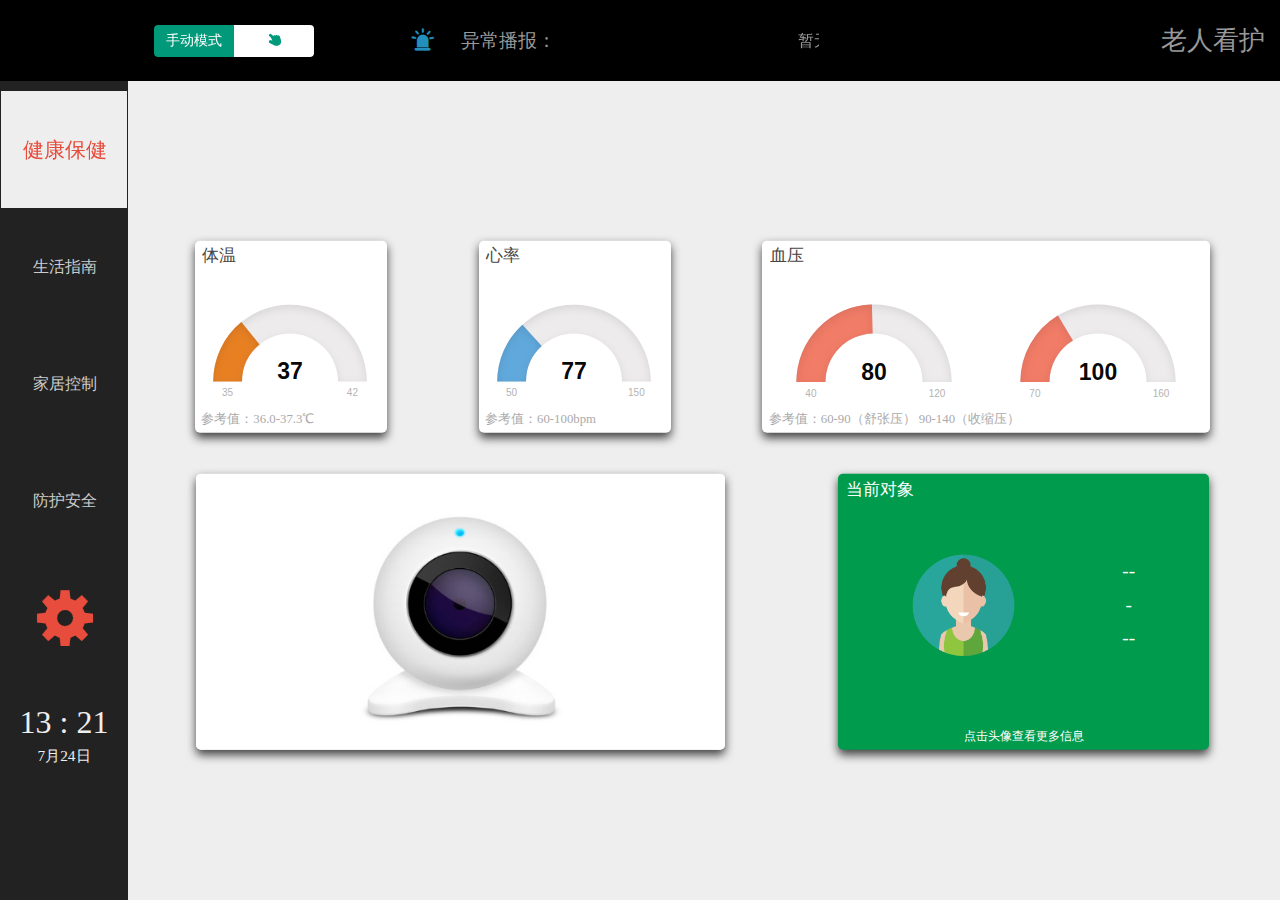
<file: demo3/index.html>
<!DOCTYPE html>
<html>
<head lang="zh">
    <meta charset="UTF-8">
    <meta name="applicable-device"content="pc,mobile"/>
    <meta http-equiv="X-UA-Compatible" content="IE=edge,chrome=1">
    <meta name="renderer" content="webkit">
    <!--<meta name="viewport" content="width=device-width, initial-scale=1, maximum-scale=1, user-scalable=no">-->
    <title>老人看护系统</title>
    <link rel="stylesheet" href="css/reset.css"/>
    <link rel="stylesheet" href="css/bootstrap.min.css"/>
    <link rel="stylesheet" href="css/bootstrap-select.css"/>
    <link rel="stylesheet" href="css/switchery.min.css">
    <link rel="stylesheet" href="css/jquery.nstSlider.css">
    <link rel="stylesheet" href="css/jquery-editable-select.css">
    <link rel="stylesheet" href="css/bootstrap-switch.css"/>
    <link rel="stylesheet" href="css/DateTimePicker.css">
    <link rel="stylesheet" href="css/basic.css"/>
    <script src="js/lab.js"></script>
    <script>
        $LAB.script("js/jquery.min.js").wait()
                // 引入插件js-
                .script("js/jquery.circliful.min.js")
                .script("js/bootstrap.min.js")
                .script("js/director.min.js")
                .script("js/switchery.min.js")
                .script("js/jquery.nstSlider.min.js")
                .script("js/qrcode.js")
                .script("js/DateTimePicker.js")
                .script("js/bootstrap-switch.js")
                .script("js/raphael-2.1.4.min.js")
                .script("js/justgage.js")
                .wait()
                // 引入数据js
                .script("js/WSN/camera-1.1.js")
                .script("js/WSN/WSNCamera.js")
                .script("js/WSN/WSNRTConnect.js")
                .script("js/config.js")
                .wait()
//                .script("js/user.js")
                .script("js/script.js?v=170422")
    </script>
</head>
<body>

<div class="title">
    <ul class="title-ul">
        <!--<li class="set-li"></li>-->
        <li class="home-tab" id="healthLi"><a href="#/health" >健康保健</a></li>
        <li class="home-tab" id="homeLi"><a href="#/home" >生活指南</a></li>
        <li class="control-tab" id="controlLi"><a href="#/control/elec">家居控制</a></li>
        <li class="secures-tab" id="securesLi"><a href="#/secures">防护安全</a></li>
    </ul>
    <div class="set-div">
        <a href="" data-toggle="modal" data-target="#myModal"> <i class="iconfont">&#xe61a;</i></a>
    </div>
    <div class="title-time">
        <span class="time" id="time_info">08:51</span><br/><span class="date" id="date_info">03月13日</span>
    </div>
</div>

<div class="state-bar">
    <div class="switch-div">
        <input class="switch-size switch" id="mode_switch" type="checkbox" name="my-checkbox" checked data-size="normal">
    </div>
    <span class="bar-state" id="barState">
        <i class="iconfont alarm-light alarm-light-online" id="alarmLight">&#xe67f;</i>
        异常播报：
    </span>
    <marquee id="affiche" class="bar-state-info" align="middle" behavior="scroll" loop="-1" direction="top"  scrollamount="3" scrolldelay="100"
             onMouseOut="this.start()" onMouseOver="this.stop()" ><span id="marquee_default">暂无异常</span><span class="alarm_gas hidden">燃气异常</span><span class="alarm_fire hidden">明火</span><span class="alarm_body hidden">异常人体</span><span class="alarm_window hidden">窗磁异常</span><span class="alarm_emergency hidden">紧急按钮启动</span></marquee>
    <span class="bar-title pull-right">老人看护</span>
</div>

<div class="main ">
    <!--健康-->
    <div class="health hidden" id="health">
        <div class="health-show health  " id="health_show">
            <div class="hin hin-bodytem " >
                <span class="hin-title">体温</span>
                <div class="hin-state text-danger" id="bodytempLink">离线</div>
                <div class="myStat" id="tempChart"  ></div>
                <span class="hin-bottom">参考值：36.0-37.3℃ <span class="hin-level"></span></span>
            </div>
            <div class="hin hin-heart hin-top" >
                <span class="hin-title">心率</span>
                <div class="hin-state text-danger" id="heartLink">离线</div>
                <div class="myStat" id="heartChart" ></div>
                <span class="hin-bottom">参考值：60-100bpm<span class="hin-level"></span></span>
            </div>
            <div class="hin hin-blood " >
                <span class="hin-title">血压</span>
                <div class="hin-state text-danger" id="bloodLink">离线</div>
                <div class="myStat" id="blood1Chart" ></div>
                <div class="myStat" id="blood2Chart"  ></div>
                <span class="hin-bottom">参考值：60-90（舒张压） 90-140（收缩压）<span class="hin-level"></span></span>
            </div>
            <div class="hin hin-camera camera-div flex" id="hin_camera" onmouseover="page.camera_show(this)" onmouseout="page.camera_hide(this)">
                <img src="img/camera.jpg" alt="" class="camera-img cameraBlock1"/>
                <img src="img/camera.jpg" alt="" class="camera-img cameraBlock2"  id="homeCameraImg"/>
                <div class="camera-info flex hidden" id="camera_info">
                    <div class="control-direc">
                        <table id="direcTable"  class="camera-table">
                            <tr>
                                <td width="5vw"><button class="direc direc_top up hidden2">上</button></td>
                                <td width="5vw"><button class="direc direc_top up" id="up" onclick="camera.up(1)">上</button></td>
                                <td width="5vw"><button class="direc direc_top up hidden2">上</button></td>
                            </tr>
                            <tr>
                                <td width="5vw"><button class="direc direc_top left" id="left" onclick="camera.left(1)">左</button></td>
                                <td width="5vw"><button class="direc power" id="power" data-name="homeCameraSet" data-state=0 data-switchCam=0 data-camState=0 onclick="camera.switch(this, 1)">开关</button></td>
                                <td width="5vw"><button class="direc direc_top right" id="right" onclick="camera.right(1)">右</button></td>
                            </tr>
                            <tr>
                                <td width="5vw"><button class="direc direc_top up hidden2">上</button></td>
                                <td width="5vw"><button class="direc direc_bottom bottom" id="down"  onclick="camera.down(1)">下</button></td>
                                <td width="5vw"><button class="direc direc_top up hidden2">上</button></td>
                            </tr>
                        </table>
                    </div>
                    <div class="control-mode">
                        <div class="btn-group" role="group" aria-label="...">
                            <button type="button" class="btn btn-primary horizontal zoom"  id="horizontal" disabled onclick="camera.horizontal(1)"><i class="iconfont zoom-icon zoom-icon-horizontal"  >&#xe8fa;</i>&nbsp;左右巡航</button>
                            <button type="button" class="btn btn-primary vertical zoom"  id="vertical" disabled   onclick="camera.vertical(1)"><i class="iconfont zoom-icon">&#xe8fa;</i>&nbsp;上下巡航</button>
                        </div><br/>
                        <div class="btn-group" role="group" aria-label="...">
                            <button type="button" class="btn btn-primary overall zoom"  id="overall" disabled   onclick="camera.overall(1)"><i class="iconfont zoom-icon zoom-i-overall">&#xe6d2;</i>&nbsp;全局巡航</button>
                            <button type="button" class="btn btn-primary photo zoom"  id="photo" disabled   onclick="camera.photo(1)"><i class="iconfont zoom-icon">&#xe6f9;</i>&nbsp;立即拍照</button>
                        </div>
                    </div>
                </div>
            </div>
            <div class="hin hin-user" >
                <span class="hin-title">当前对象</span>
                <div class="user-div">
                    <img class="user-img pull-left user-img" id="userImg1" src="img/woman.png" onclick="health.getUserHis()"  alt=""/>
                    <div class="user-right pull-right">
                        <span class="hin-name user-name" id="showUserName">--</span>
                        <span class="hin-name user-sex" id="showUserSex">-</span>
                        <span class="hin-name user-age" id="showUserAge">--</span>
                    </div>
                </div>
                <span class=" his-btn">点击头像查看更多信息</span>
            </div>
        </div>
        <div class="health-his hidden" id="health_his">
            <a  class="img-back" href="javascript:void(0)" onclick="page.toPage('#health_his', '#health_show')"><i class="iconfont">&#xe612;</i></a>
            <div class="row">
                <div class="col-lg-12 col-md-12 col-sm-12 col-xs-12">
                    <div class="row">
                            <div class="col-lg-7 col-md-7 col-sm-7 col-xs-7">
                                <img class="his-img user-img" src="img/woman.png" id="userImg2"  data-toggle="modal"  data-target="#userModal" alt="" style="width:0;"/>
                                    <span class="his-text user-name" id="userName">--</span>
                                    <span class="his-text user-sex" id="userSex">-</span>
                                    <span class="his-text user-age" id="userAge">-</span>
                            </div>
                            <div class="col-lg-3 col-md-3 col-sm-3 col-xs-3">
                                <select class="form-control his-control" id="hisSelect">
                                    <option value="0">体温</option>
                                    <option value="1">心率</option>
                                    <option value="2">舒张压</option>
                                    <option value="3">收缩压</option>
                                </select>
                            </div>
                            <div class="col-lg-2 col-md-2 col-sm-2 col-xs-2">
                                <button id="HistoryDisplay" class="btn btn-primary query-btn his-control" onclick="health.getHisChart()">查询</button>
                            </div>
                        </div>
                    <div class="his-chart" id="hisChart"></div>
            </div>
                <span class="his-tips"> * 仅查询最近20次历史数据</span>
             </div>
        </div>
    </div>
    <!--首页-->
    <div class="home hidden" id="home">
            <div class="hin hin-tem" id="hin_tem">
                <span class="hin-title">温度</span>
                <img class="hin-img" src="img/tem.png" alt=""/>
                <span><span id="tem_val">--</span>℃</span>
                <div class="hin-state text-danger" id="tem_state">离线</div>
            </div>
            <div class="hin hin-humi">
                <span class="hin-title">湿度</span>
                <img class="hin-img"  src="img/humi.png" alt=""/>
                <span class="humi-span"><span id="humi_val">--</span>%</span>
                <div class="hin-state text-danger" id="humi_state">离线</div>
            </div>
            <div class="hin hin-illu">
                <span class="hin-title">光照度</span>
                <img class="hin-img"  src="img/illu2.png" alt=""/>
                <span><span id="illu_val">--</span>lux</span>
                <div class="hin-state text-danger"  id="illu_state">离线</div>
            </div>
            <div class="hin hin-PM">
                <span class="hin-title">PM</span>
                <img class="hin-img"  src="img/PM2.5-2.png" alt=""/>
                <span><span >PM1.0：</span><span id="PM_val1">---</span>μg/m3</span>
                <span><span>PM2.5：</span><span id="PM_val2">---</span>μg/m3</span>
                <span><span>PM10：</span><span id="PM_val3">---</span>μg/m3</span>
                <div class="hin-state text-danger" id="PM_state">离线</div>
            </div>
            <div class="hin hin-socket hin-CO2">
                <img class="hin-img"  class="hin-img"  src="img/CO2.png" alt=""/>
                <span class="hin-title">CO2</span>
                <span><span id="CO2_val">---</span>&nbsp;ppm</span>
                <div class="hin-state text-danger"  id="CO2_state">离线</div>
            </div>
            <div class="hin hin-wind">
                <img class="hin-img"  src="img/wind.png" alt=""/>
                <span class="hin-title">风速</span>
                <span><span id="windspeed_val">---&nbsp;</span>m/s</span>
                <div class="hin-state text-danger"  id="wind_state">离线</div>
            </div>
            <div class="hin hin-weather" onclick="page.getWeather()">
                <span class="hin-title">天气及资讯</span>
                <div class="weather-left pull-left flex">
                    <div class="weather-img">
                        <img id="weatherImg" src="img/weather.png" alt="" onclick="page.getWeather()"/>
                    </div>
                    <div><strong id="weatherTxt">--</strong> <span id="weatherRange">-~-℃</span>
                        <br/>
                        <span id="weatherWind">-</span></div>
                </div>
                <div class="weather-right pull-right flex">
                    <span><strong>感冒环境预测</strong>：<span id="weatherCold">-</span></span>
                    <span> <strong>出行建议：</strong><span id="weatherOut">-</span></span>
                    <span><a href="http://www.jkshhao.com/287">二十四节气养生常识与注意事项</a></span>
                    <span><a href="https://www.ys137.com/yanglao/1523733.html">适合中老年人运动的八大方式</a></span>
                    <!--href="javascript:void(0)" -->
                    <a class="weather-more" data-toggle="modal" data-target="#weatherModal">更多资讯</a>
                </div>
            </div>
    </div>
    <!--控制-->
    <div class="control hidden" id="control">
        <!--控制页：导航-->
        <ul class="nav nav-tabs" role="tablist">
            <li role="presentation" class="control-li active" id="elecLi"><a href="#/control/elec"><i class="iconfont">&#xe607;</i>&nbsp;<span>电器开关</span></a></li>
            <li role="presentation" class="control-li " id="controllerLi"><a href="#/control/controller"><i class="iconfont">&#xe653;</i>&nbsp;<span>红外遥控</span></a></li>
            <li role="presentation" class="control-li " id="sceneLi"><a href="#/control/scene" ><i class="iconfont">&#xe605;</i>&nbsp;<span>智能场景</span></a></li>
            <!--<li role="presentation" class="control-li " id="elecLi"><a href="#/control/elec" ><i class="iconfont">&#xe646;</i>&nbsp;<span>默认配置</span></a></li>-->
        </ul>
        <!-- 控制页：内容页-->
        <div class="tab-content">
            <!--控制页：灯光控制-->
            <div class="light pane-info control elec" id="elec">
                <div class="light-bottom light-half flex control-div control-rgb">
                    <div style="width:100%;">
                        <i class="iconfont  r-i con-rgb con-rgb-off" id="rgbIcon" data-toggle="modal" data-target="#rgbModal" data-title="curRGB">&#xe678;</i>
                    </div>
                    <span class="elec-title">RGB灯</span>
                    <input type="checkbox" class="switch-btn switch-rgb" id="switch_rgb" data-title="off"  onchange="control.switch_rgb(this)"/>
                </div>
                <div class="light-up light-half flex control-div">
                    <div class="lamp control-div">
                        <img src="img/lamp_off.png" class="ring-img con-i  con-off " alt=""/>
                        <span class="elec-title">客厅灯</span>
                        <input type="checkbox" class="switch-btn switch-lamp" id="switch_lamp"   data-title="off"  onchange="control.lamp(this)"/>
                    </div>
                </div>
                <div class="humidifier control-div elec-ring">
                    <img src="img/humidifier_off.png" class="ring-img con-i con-off elec-con" alt=""/>
                    <span class="elec-title">加湿器</span>
                    <input type="checkbox" class="switch-btn switch-humidifier" id="switch_humidifier" data-title="off"  onchange="control.humidifier(this)"/>
                </div>
                <div class="lamp control-div">
                    <img src="img/washingmachine_off.png" class="ring-img con-i con-off elec-con" alt=""/>
                    <span class="elec-title">洗衣机</span>
                    <input type="checkbox" class="switch-btn switch-lamp" id="switch_washingmachine"   data-title="off"  onchange="control.washingmachine(this)"/>
                </div>
                <div class="lamp control-div">
                    <img src="img/fridge_off.png" class="ring-img con-i con-off elec-con" alt=""/>
                    <span class="elec-title">电冰箱</span>
                    <input type="checkbox" class="switch-btn switch-lamp" id="switch_fridge"   data-title="off"  onchange="control.fridge(this)"/>
                </div>
                <div class="fan control-div">
                    <img class="con-i con-off" id="fan" src="img/fan_off2.png" alt=""/>
                    <span class="elec-title">风扇</span>
                    <input type="checkbox" class="switch-fan" id="switch_fan" data-title="off"  onchange="control.fan(this)"/>
                </div>
                <div class="curtain  control-div">
                    <img class="con-i con-off"  id="curtainImg" src="img/curtain_off.png" alt=""/>
                    <span class="elec-title">窗帘</span>
                    <input type="checkbox" class="switch-fan" id="switch_curtain" data-title="off"  onchange="control.curtain(this)"/>
                </div>

                <div class="add control-div">
                    <img class="elec-add ring-img" id="elecAdd" src="img/add.png" data-toggle="modal" data-target="#newModal" data-type="elec" />

                    <div class="add-txt elec-title">更多电器……</div>
                    <input type="checkbox" class="switch-btn switch-other hidden" id="otherElec" data-title="off"  onchange="control.otherElec(this)"/>
                </div>
            </div>
            <!--控制页：场景-->
            <div class="socket pane-info hidden scene" id="scene">
                <input class="switch-size switch switch-mode" id="scene_switch" type="checkbox" name="my-checkbox" checked data-size="normal">
                <div class="sins" id="sins" >
                    <div class="sin" data-title="sin-homein"><span>默认模式</span></div>
                    <div class="sin sin-care" data-title="sin-care" id="homeout"><span>关爱模式</span></div>
                    <div class="sin sin-birthday" data-title="sin-birthday"><span>生日模式</span></div>
                    <div class="sin sin-more" id="sinAdd" data-toggle="modal" data-target="#newModal" data-type="scene" data-title="add"><span>新增模式</span></div>
                </div>
                <div class="sin-info sin-info-bg hidden text-center" id="sinInfoBg">

                    <span class="scene-name scene-name-bg" >默认模式</span>

                    <a  class="img-back" href="javascript:void(0)"onclick="page.toPage('#sinInfoBg', '#sins')"><i class="iconfont">&#xe612;</i></a>

                    <div id="container" class="container" style="">
                        <div class="sin-times">
                            <span class="time-txt time-sleep"  onclick="scene.chartClick('睡眠')">睡眠—</span>
                            <span id="onWork" class="icon iconfont time-btn on-work" data-field="time" >08:00</span><span class="time-txt time-out" onclick="scene.chartClick('出门')">—出门—</span>
                            <span id="outWork" class="icon iconfont time-btn out-work" data-field="time" >19:00</span><span class="time-txt time-in" onclick="scene.chartClick('在家')">—在家—</span>
                            <span id="sleep" class="icon iconfont time-btn sleep" data-field="time" >23:00</span><span class="time-txt time-sleep" onclick="scene.chartClick('睡眠')">—睡眠</span>
                        </div>
                    </div>

                    <div class="sin-home-uls">
                        <ul class="sin-c sin-c1">
                            <li class="sin-ci sin-set" data-toggle="modal" data-target="#sceneModal" data-title="fan">风扇</li>
                            <li class="sin-ci">洗衣机</li>
                            <li class="sin-ci sin-set"  data-toggle="modal" data-target="#rgbModal" data-title="RGB">RGB灯</li>
                        </ul>
                        <br/>
                        <br/>
                        <ul class="sin-c sin-c2">
                            <li class="sin-ci sin-set" data-toggle="modal" data-target="#sceneModal" data-title="humidifier">加湿器</li>
                            <li class="sin-ci">冰箱</li>
                        </ul>
                        <br/>
                        <br/>
                        <ul class="sin-c sin-c3">
                            <li class="sin-ci">燃气</li>
                            <li class="sin-ci">火焰</li>
                            <li class="sin-ci sin-set" data-toggle="modal" data-target="#sceneModal" data-title="curtain">窗帘</li>
                        </ul>
                        <br/>
                        <br/>
                        <ul class="sin-c sin-c4">
                            <li class="sin-ci">报警灯</li>
                            <li class="sin-ci">人体红外</li>
                            <li class="sin-ci">窗磁</li>
                            <!--<li class="sin-ci">自动拍照</li>-->
                        </ul>
                    </div>
                </div>
                <div class="sin-info hidden text-center" id="sinInfo">
                    <a  class="img-back" href="javascript:void(0)"onclick="page.toPage('#sinInfo', '#sins')"><i class="iconfont">&#xe612;</i></a>
                    <a  class="img-del-scene" data-toggle="modal" data-target="#delModal" data-type="scene"><i class="iconfont">&#xe6d3;</i></a>
                    <span class="scene-name" id="sceneName"></span>
                    <div class="sin-info-cs" id="sin_info_cs">
                        <ul class="sin-c sin-c1">
                            <li class="sin-cc sin-set" data-toggle="modal" data-target="#sceneModal" data-title="fan">风扇</li>
                            <li class="sin-cc">洗衣机</li>
                            <li class="sin-cc sin-set" data-toggle="modal" data-target="#rgbModal" data-title="RGB">RGB灯</li>
                        </ul>
                        <ul class="sin-c sin-c2">
                            <li class="sin-cc sin-set" data-toggle="modal" data-target="#sceneModal" data-title="humidifier">加湿器</li>
                            <li class="sin-cc">冰箱</li>
                            <li class="sin-cc">一键报警</li>
                        </ul>
                        <ul class="sin-c sin-c3">
                            <li class="sin-cc">燃气</li>
                            <li class="sin-cc">火焰</li>
                            <li class="sin-cc sin-set" data-toggle="modal" data-target="#sceneModal" data-title="curtain">窗帘</li>
                        </ul>
                        <ul class="sin-c sin-c4">
                            <li class="sin-cc">报警灯</li>
                            <li class="sin-cc">人体红外</li>
                            <li class="sin-cc">窗磁</li>
                            <!--<li class="sin-cc sin-set" data-toggle="modal" data-target="#sceneModal" data-title="photo">自动拍照</li>-->
                        </ul>
                    </div>

                </div>
            </div>

            <!--控制页：红外遥控-->
            <div class="controller pane-info hidden" id="controller">
                <div class="controller-info" id="controller_info">
                    <div class="col-lg-5 col-md-5 col-sm-5 col-xs-5 text-center modalCol controller-bg">
                    </div>
                    <div class="col-lg-7 col-md-7 col-sm-7 col-xs-7 modalCol text-center">
                        <div class="form-group controller-groups">
                            <div class="btn-group filter-mode">
                                <button type="button" class="btn btn-primary dropdown-toggle" data-toggle="dropdown" aria-haspopup="true" aria-expanded="false"><span class="current-mode"  id="currentMode">遥控模式</span>&nbsp;&nbsp;&nbsp;&nbsp;<span class="caret"></span>
                                </button>
                                <ul class="dropdown-menu">
                                    <li onclick="control.toggle_controller_mode()"><a  class="other-mode" id="other_controller_mode">学习模式</a>&nbsp;&nbsp;&nbsp;&nbsp;&nbsp;&nbsp;<span class="caret invisible"></span></li>
                                </ul>
                            </div>
                            <!--<a href="javascript:void(0)" class="controller-set" >-->
                                <i class="iconfont" data-toggle="modal" data-target="#modeModal" data-type="learn-mode">&#xe61a;</i>
                            <!--</a>-->
                        </div>
                        <table id="control_table" class="mode_table">
                            <tr>
                                <td id="mode-1"><span class="id-letter">1</span><span class="mode_txt" ></span></td>
                                <td id="mode-2"><span class="id-letter">2</span><span class="mode_txt" ></span></td>
                                <td id="mode-3"><span class="id-letter">3</span><span class="mode_txt" ></span></td>
                                <td id="mode-C"><span class="id-letter">C</span><span class="mode_txt" ></span></td>
                            </tr>
                            <tr>
                                <td id="mode-4"><span class="id-letter">4</span><span class="mode_txt" ></span></td>
                                <td id="mode-5"><span class="id-letter">5</span><span class="mode_txt" ></span></td>
                                <td id="mode-6"><span class="id-letter">6</span><span class="mode_txt" ></span></td>
                                <td id="mode-D"><span class="id-letter">D</span><span class="mode_txt" ></span></td>
                            </tr>
                            <tr>
                                <td id="mode-7"><span class="id-letter">7</span><span class="mode_txt" ></span></td>
                                <td id="mode-8"><span class="id-letter">8</span><span class="mode_txt" ></span></td>
                                <td id="mode-9"><span class="id-letter">9</span><span class="mode_txt" ></span></td>
                                <td id="mode-E"><span class="id-letter">E</span><span class="mode_txt" ></span></td>
                            </tr>
                            <tr>
                                <td id="mode-0"><span class="id-letter">0</span><span class="mode_txt" ></span></td>
                                <td id="mode-A"><span class="id-letter">A</span><span class="mode_txt" ></span></td>
                                <td id="mode-B"><span class="id-letter">B</span><span class="mode_txt" ></span></td>
                                <td id="mode-F"><span class="id-letter">F</span><span class="mode_txt" ></span></td>
                            </tr>
                        </table>
                    </div>
                </div>
            </div>
        </div>
    </div>
    <!--安防-->
    <div class="secures hidden" id="secures">
        <div class="secures-tabs secures-alarm text-center" id="secure_show">
            <div class="secure-four">
                <!--燃气-->
                <div class="secure-div gas text-center con-bg-off  " id="gas" title="燃气"><i class="iconfont">&#xe68c;</i></div>
                <!--火焰-->
                <div class="secure-div fire con-bg-off  text-center" id="fire" title="火焰"><i class="iconfont">&#xe60c;</i></div>
                <!--人体红外-->
                <div class="secure-div body con-bg-off  text-center" id="body" title="人体红外"><i class="iconfont">&#xe6dd;</i></div>
                <!--窗磁-->
                <div class="secure-div window con-bg-off  text-center" id="window" title="窗磁"><i class="iconfont">&#xe60b;</i></div>
                <!--紧急按钮-->
                <div class="secure-div window con-bg-off  text-center" id="emergency" title="紧急按钮"><i class="iconfont">&#xe643;</i></div>
                <!--点击进入合法id、报警历史列表-->
                <div class="secure-div alarm-more text-center" id="alarm_his" title="合法ID" onclick="page.toPage('#secure_show', '#secure_his')"><i class="iconfont">&#xe60b;</i></div>
            </div>
            <div class="secure-bottom flex">
                <!--<h3>安防摄像头</h3>-->
                <div class="secures-camera flex camera-div"  id="camera"  onmouseover="page.camera_show(this)" onmouseout="page.camera_hide(this)">
                    <!--<img src="img/camera.png" alt="" class="camera-img" id="secureCameraImg"/>-->
                    <img src="img/camera.jpg" alt="" class="camera-img cameraBlock1"/>
                    <img src="img/camera.jpg" alt="" class="camera-img cameraBlock2"  id="secureCameraImg"/>
                    <div class="camera-info flex hidden" id="camera_info2">
                        <div class="control-direc">
                            <table id="direcTable2" class="camera-table">
                                <tr>
                                    <td></td>
                                    <td><button class="direc direc_top up" id="up2"  onclick="camera.up(2)">上</button></td>
                                    <td></td>
                                </tr>
                                <tr>
                                    <td><button class="direc direc_top left" id="left2"   onclick="camera.left(2)">左</button></td>
                                    <td><button class="direc power" id="power2" data-state=0 data-switchCam=0 data-camState=0 data-name="secureCameraSet" onclick="camera.switch(this, 2)">开关</button></td>
                                    <td><button class="direc direc_top right" id="right2"   onclick="camera.right(2)">右</button></td>
                                </tr>
                                <tr>
                                    <td></td>
                                    <td><button class="direc direc_bottom bottom" id="down2"   onclick="camera.down(2)">下</button></td>
                                    <td></td>
                                </tr>
                            </table>
                        </div>
                        <div class="control-mode">
                            <div class="btn-group" role="group" aria-label="...">
                                <button type="button" class="btn btn-primary horizontal zoom"  id="horizontal2" disabled   onclick="camera.horizontal(2)"><i class="iconfont zoom-icon zoom-icon-horizontal">&#xe8fa;</i>&nbsp;左右巡航</button>
                                <button type="button" class="btn btn-primary vertical zoom"  id="vertical2" disabled   onclick="camera.vertical(2)"><i class="iconfont zoom-icon">&#xe8fa;</i>&nbsp;上下巡航</button>
                            </div><br/>
                            <div class="btn-group" role="group" aria-label="...">
                                <button type="button" class="btn btn-primary overall zoom"  id="overall2" disabled   onclick="camera.overall(2)"><i class="iconfont zoom-icon zoom-i-overall">&#xe6d2;</i>&nbsp;全局巡航</button>
                                <button type="button" class="btn btn-primary photo zoom"  id="photo2" disabled   onclick="camera.photo(2)"><i class="iconfont zoom-icon">&#xe6f9;</i>&nbsp;立即拍照</button>
                            </div>
                        </div>
                    </div>
                </div>
                <div class="lock secure-lock control-div flex">
                    <img class="con-i con-off"  id="lockImg" src="img/lock_off.png" alt=""/>
                    <br/>
                    <span class="elec-title">门锁</span>
                    <br/>
                    <input type="checkbox" class="switch-fan" id="switch_lock" data-title="off"  onchange="control.lock(this)"/>
                </div>
            </div>
        </div>
        <div class="secures-tabs hidden " id="secure_his">
            <div class="secures-tables">
                <ul class="nav nav-tabs nums-tabs">
                    <li class="localid-tab active"><a href="#localidTab" data-toggle="tab">合法ID列表</a></li>
                    <li class="rfidhis-tab"><a href="#rfidhisTab" data-toggle="tab" id="rfidhistabs">刷卡历史</a></li>
                    <li class="warn-tab"><a href="#warnTab" data-toggle="tab" id="warntabs">异常报警历史</a></li>
                </ul>
                <div class="tab-content flex">
                    <div class="tab-pane fade in active" id="localidTab">
                        <table class="table table-striped table-hover" id="rfidTable">
                            <thead class="">
                            <th onclick="control.selectall(this)"><input class="selectall" type="checkbox"  /></th><th>姓名</th><th>性别</th><th>卡号</th><th>操作</th>
                            </thead>
                            <tr>
                                <td><input type="checkbox"/></td>
                                <td class="name">王小虎</td><td class="sex">男</td><td class="rfid">A9C3F735</td>
                                <td class="actionTd"><a class="edit-id" href="#" data-toggle="modal" data-target="#editModal" data-type="rfid">编辑</a></td>
                            </tr>
                            <tr>
                                <td><input type="checkbox"/></td>
                                <td class="name">张文兰</td><td class="sex">女</td><td class="rfid">34A100DE</td>
                                <td class="actionTd"><a class="edit-id" href="#" data-toggle="modal" data-target="#editModal" data-type="rfid">编辑</a></td>
                            </tr>
                            <tr>
                                <td><input type="checkbox"/></td>
                                <td class="name">徐冰</td><td class="sex">男</td><td class="rfid">00FA43B5</td>
                                <td class="actionTd"><a class="edit-id" href="#"data-toggle="modal" data-target="#editModal" data-type="rfid">编辑</a></td>
                            </tr>
                        </table>


                        <div class="secure-btns">
                            <button type="button" class="btn btn-default num-btn"data-toggle="modal" data-target="#delModal" data-type="rfid">删除</button>
                            <button type="button" class="btn btn-primary num-btn" id="rfidAdd" data-toggle="modal" data-target="#newModal" data-type="rfid">添加</button>
                        </div>
                    </div>
                    <div class="tab-pane fade" id="warnTab">
                        <div class="warn-table-div">
                            <table class="table table-striped warn-table" id="warnTable">
                                <thead>
                                <th>异常装置</th>
                                <th>报警状态</th>
                                <th>报警时间</th>
                                </thead>
                                <tr>
                                    <td class="warn-name">人体红外</td>
                                    <td class="warn-state">检测到异常人体</td>
                                    <td class="warn-time">2017年5月3日-17:00</td>
                                </tr>
                                <tr>
                                    <td class="warn-name">燃气感应器</td>
                                    <td class="warn-state">检测到燃气泄露</td>
                                    <td class="warn-time">2017年5月3日-17:00</td>
                                </tr>
                                <tr>
                                    <td class="warn-name">火焰感应器</td>
                                    <td class="warn-state">检测到明火</td>
                                    <td class="warn-time">2017年5月3日-17:00</td>
                                </tr>
                            </table>
                        </div>
                        <div class="secure-btns">
                            <!--<input type="text" class="form-control test-input pull-left"  placeholder="模拟异常报警，请填写异常的传感器" onblur="secure.test_warning(this.value)"/>-->
                            <button type="button" class="btn btn-danger num-btn"data-toggle="modal" data-target="#clearModal" data-clear="alarm">一键清空</button>
                        </div>
                    </div>
                    <div class="tab-pane fade" id="rfidhisTab">
                        <table class="table table-striped rfidhistory-table" id="historyIdTable">
                            <thead><tr><th>id</th><th>姓名</th><th>性别</th><th>时间</th><th>已拍照地址</th></tr></thead>
                            <tbody>
                            <tr><td>0D69CFF0</td><td>王小虎</td><td>男</td><td>2016年11月22日 16:12</td><td><a href="#" data-href="http://a.zhiyun360.com:1001/tmpfs/auto.jpg?-usr=admin&-pwd=admin&14827187246080.591860486044651" data-toggle="modal" data-target="#imgShowModal">点击查看照片</a></td></tr>
                            <tr><td>DE04E374</td><td>张文兰</td><td>女</td><td>2016年12月02日 16:12</td><td><a href="#" data-href="http://a.zhiyun360.com:1001/tmpfs/auto.jpg?-usr=admin&-pwd=admin&14827187246080.591860486044651" data-toggle="modal" data-target="#imgShowModal">点击查看照片</a></td></tr>
                            <tr><td>00FA43B5</td><td>徐冰</td><td>男</td><td>2016年12月24日 16:12</td><td><a href="#" data-href="http://a.zhiyun360.com:1001/tmpfs/auto.jpg?-usr=admin&-pwd=admin&14827187246080.591860486044651" data-toggle="modal" data-target="#imgShowModal">点击查看照片</a></td></tr>
                            </tbody>
                        </table>
                        <div class="secure-btns">
                            <!--<input type="text" class="form-control test-input pull-left"  placeholder="模拟刷卡" onblur="secure.test_rfid(this.value)"/>-->
                            <button type="button" class="btn btn-danger num-btn"data-toggle="modal" data-target="#clearModal" data-clear="rfid">一键清空</button>
                        </div>
                    </div>
                </div>
            </div>
            <a  class="img-back" href="javascript:void(0)" id="rfidhistoryBack" onclick="page.toPage('#secure_his', '#secure_show')"><i class="iconfont">&#xe612;</i></a>
        </div>
        <!--<div class="hidden rfidhistory-info" id="rfidhistoryInfo">-->

        <!--</div>-->
    </div>

</div>

<!--时间设置层-->
<div id="dtBox"></div>
<!--/时间设置层-->

<!--模态框：id信息编辑窗口-->
<div class="modal fade imgModal" id="userModal" tabindex="-1" role="dialog" aria-labelledby="myModalLabel" aria-hidden="true">
    <div class="modal-dialog modal-lg">
        <div class="modal-content">
            <div class="modal-header">
                <button type="button" class="close" data-dismiss="modal"><span aria-hidden="true">&times;</span><span class="sr-only">Close</span></button>
                <h4 class="modal-title">编辑用户信息</h4>
            </div>
            <div class="modal-body">
                <form class="form-horizontal" role="form">
                    <div class="form-group">
                        <label for="curName" class="col-sm-3 control-label">姓名</label>
                        <div class="col-sm-6">
                            <input type="text" class="form-control" id="curName" data-related="userName">
                        </div>
                    </div>
                    <div class="form-group">
                        <label for="curAge" class="col-sm-3 control-label">年龄</label>
                        <div class="col-sm-6">
                            <input type="text" class="form-control" id="curAge" >
                        </div>
                    </div>
                    <div class="form-group" id="currentSexGroup">
                        <div class="col-sm-offset-4 col-sm-8">
                            <label class="radio-inline">
                                <input type="radio" name="inlineRadioOptions" class="cur-sex" id="curSex1" value="男" checked>男
                            </label>
                            <label class="radio-inline">
                                <input type="radio" name="inlineRadioOptions" class="cur-sex" id="curSex2" value="女"> 女
                            </label>
                        </div>
                    </div>
                </form>
            </div>
            <div class="checkIdSpan"> </div>
            <div class="modal-footer">
                <button type="button" class="btn btn-danger" id="currentConfirm" onclick="health.saveUser()">确认</button>
                <button type="button" class="btn btn-default" data-dismiss="modal">取消</button>
            </div>
        </div>
    </div>
</div>


<!--天气及资讯窗口-->
<div class="modal fade thresholdModal weather-modal" id="weatherModal" tabindex="-1" role="dialog" aria-labelledby="myModalLabel" aria-hidden="true">
    <div class="modal-dialog ">
        <div class="modal-content">
            <div class="modal-header">
                <button type="button" class="close" data-dismiss="modal"><span aria-hidden="true">&times;</span><span class="sr-only">Close</span></button>
                <h4 class="modal-title">更多资讯</h4>
            </div>
            <div class="modal-body">
                <strong>感冒指数： </strong><span id="weatherColdTxt">各项气象条件适宜，发生感冒机率较低。但请避免长期处于空调房间中，以防感冒。</span>
                <br/><br/>
                <strong>运动指数：</strong><span id="weatherSportTxt">天气较好，无雨水困扰，但考虑气温很高，请注意适当减少运动时间并降低运动强度，运动后及时补充水分。</span>
                <br/><br/>
                <strong>紫外线强度指数：</strong><span id="weatherRaysTxt">属中等强度紫外线辐射天气，外出时建议涂擦SPF高于15、PA+的防晒护肤品，戴帽子、太阳镜。</span>
                <hr/>
                <a href="http://www.jkshhao.com/287">二十四节气养生常识与注意事项</a>
                <br/>
                <a href="https://www.ys137.com/yanglao/1523733.html">适合中老年人运动的八大方式</a>
                <br/>
                <a href="http://www.cndzys.com/zhongyi/yaoshan/961249.html">9款养生粥做法与功效</a>
                <br/>
                <a href="http://shipin.people.com.cn/n/2014/1216/c85914-26218010.html">春吃花夏吃叶 冬天多吃根</a>
            </div>
            <!--<div class="modal-footer">-->
                <!--<button class="btn btn-warning btn-save"  data-dismiss="modal">关闭</button>-->
            <!--</div>-->
        </div>
    </div>
</div>

<!--场景模式下，RGB颜色设置窗口-->
<div class="modal fade RGBModal" id="rgbModal" tabindex="-1" role="dialog" aria-labelledby="myModalLabel" aria-hidden="true">
    <div class="modal-dialog  modal-lg">
        <div class="modal-content">
            <div class="modal-header">
                <button type="button" class="close" data-dismiss="modal"><span aria-hidden="true">&times;</span><span class="sr-only">Close</span></button>
                <h4 class="modal-title">编辑RGB信息</h4>
            </div>
            <div class="modal-body" onclick="scene.setRGB(event)">
                <div class="rgb-cs" id="rgbColorSet">
                    <div class="rgb-c rgb-set-c r-red" id="rgb_set_red">红</div>
                    <div class="rgb-c rgb-set-c  r-green" id="rgb_set_green">绿</div>
                    <div class="rgb-c rgb-set-c  r-orange" id="rgb_set_orange">橙</div>
                    <div class="rgb-c rgb-set-c  r-yellow" id="rgb_set_yellow">黄</div>
                    <div class="rgb-c rgb-set-c  r-pink" id="rgb_set_pink">粉</div>
                    <div class="rgb-c rgb-set-c  r-purple" id="rgb_set_purple">紫</div>
                    <div class="rgb-c rgb-set-c  r-blue" id="rgb_set_blue">浅蓝</div>
                    <div class="rgb-c rgb-set-c  r-white" id="rgb_set_white">白</div>
                </div>
                <div class="btn-group rgb-modes " role="group" aria-label="...">
                    <button class="btn rgb-set-c  btn-rgb-switch" id="rgb_set_switch" data-title="off" >开启</button>
                    <button class="btn rgb-set-c rgb-mode-set" id="rgb_set_flash" >慢闪</button>
                    <button class="btn rgb-set-c  rgb-mode-set" id="rgb_set_strobe" >快闪</button>
                    <button class="btn rgb-set-c  rgb-mode-set" id="rgb_set_fade">显隐</button>
                    <button class="btn rgb-set-c  rgb-mode-set" id="rgb_set_smooth" >平滑</button>
                </div>
                <br/>
                <br/>
                <br/>
                <div class="modal-footer">
                    <button class="btn btn-warning btn-save" id="RGB_save" onclick="scene.saveRGB()">保存</button>
                </div>
            </div>
        </div>
    </div>
</div>

<!--设置项-->
<div class="modal fade set-modal" id="myModal" tabindex="-1" role="dialog" aria-labelledby="myModalLabel" aria-hidden="true">
    <div class="modal-dialog">
        <div class="modal-content">
            <div id="qrDiv" class=" block-center qr-div hidden">
                <span class="text-center text-danger">请在对应窗口点击扫码</span>
            </div>
            <div class="modal-header">
                <button type="button" class="close" data-dismiss="modal"><span aria-hidden="true">&times;</span><span class="sr-only">Close</span></button>
                <ul id="myTab" class="nav nav-tabs ">
                    <li class="active"><a href="#IDKEY" data-toggle="tab">ID与KEY</a></li>
                    <li><a href="#mac" data-toggle="tab">mac地址</a></li>
                    <li><a href="#homeCameraSet" data-toggle="tab" id="homeCameraTab">家居摄像头</a></li>
                    <li><a href="#secureCameraSet" data-toggle="tab" id="secureCameraTab">安防摄像头</a></li>
                    <li><a href="#jmeter" data-toggle="tab">版本信息</a></li>
                </ul>
            </div>
            <div class="modal-body">
                <div id="myTabContent" class="tab-content">
                    <div class="tab-pane fade in active" id="IDKEY">
                        <div class="idkey-div">
                            <div class="input-group input-id">
                                <span class="input-group-addon" id="id_span">ID</span>
                                <input type="text" class="form-control" placeholder="" id="id_address" >
                            </div>
                            <br/>
                            <div class="input-group  input-id">
                                <span class="input-group-addon">KEY</span>
                                <input type="text" class="form-control" placeholder="" id="key_address">
                            </div>
                            <br/>
                            <div class="input-group  input-id  key-group">
                                <span class="input-group-addon">服务器</span>
                                <input type="text" class="form-control"  id="server_address">
                            </div>
                            <br/>
                        </div>
                        <div class="modal-in-footer">
                            <button type="button" class="btn btn-primary modal_confirm" id="id_confirm" onclick="modal.saveIDKEY()">确认</button>
                            <button type="button" class="btn btn-default modal_scan" id="scan" data-scan="id" onclick="modal.scan(this)">扫码</button>
                            <button type="button" class="btn btn-default modal_share" id="id_share" data-share="id" onclick="modal.share(this)"><i class="iconfont">&#xe628;</i>&nbsp;<span id="idShareSpan">分享</span></button>
                        </div>
                    </div>
                    <div class="tab-pane fade" id="mac">
                        <div class="mac-in">
                            <div class="input-group">
                                <span class="input-group-addon">温湿度</span>
                                <input type="text" class="form-control" id="type_002">
                            </div>
                            <br/>
                            <div class="input-group">
                                <span class="input-group-addon">光照度</span>
                                <input type="text" class="form-control" id="type_001">
                            </div><br/>
                            <div class="input-group">
                                <span class="input-group-addon">PM传感器</span>
                                <input type="text" class="form-control"  id="type_102">
                            </div><br/>
                            <div class="input-group">
                                <span class="input-group-addon">燃气</span>
                                <input type="text" class="form-control" id="type_005">
                            </div><br/>
                            <div class="input-group">
                                <span class="input-group-addon">火焰</span>
                                <input type="text" class="form-control" id="type_104">
                            </div><br/>
                            <div class="input-group">
                                <span class="input-group-addon">人体红外</span>
                                <input type="text" class="form-control" id="type_004">
                            </div><br/>
                            <div class="input-group">
                                <span class="input-group-addon">窗磁</span>
                                <input type="text" class="form-control" id="type_026">
                            </div><br/>
                            <div class="input-group">
                                <span class="input-group-addon">遥控</span>
                                <input type="text" class="form-control" id="type_100">
                            </div><br/>
                            <div class="input-group">
                                <span class="input-group-addon">LED</span>
                                <input type="text" class="form-control" id="type_003">
                            </div><br/>
                            <div class="input-group">
                                <span class="input-group-addon">能耗</span></span>
                                <input type="text" class="form-control" id="type_801">
                            </div><br/>
                            <div class="input-group">
                                <span class="input-group-addon">门禁</span>
                                <input type="text" class="form-control" id="type_802">
                            </div><br/>
                            <div class="input-group">
                                <span class="input-group-addon">声光报警</span>
                                <input type="text" class="form-control" id="type_008">
                            </div><br/>
                            <div class="input-group">
                                <span class="input-group-addon">风扇</span>
                                <input type="text" class="form-control" id="type_007">
                            </div><br/>
                            <div class="input-group">
                                <span class="input-group-addon">继电器组</span>
                                <input type="text" class="form-control" id="type_810">
                            </div><br/>
                            <div class="input-group">
                                <span class="input-group-addon">步进电机</span>
                                <input type="text" class="form-control" id="type_851">
                            </div><br/>
                        </div>
                    </div>
                    <div class="tab-pane fade camera-tabpane" id="homeCameraSet">
                        <div class="camera-set-div">
                            <div class="input-group  input-id" >
                                <span class="input-group-addon" style="padding: 0;" >地址</span>
                                <input type="text" class="form-control camera_addr" id="home_camera_addr" >
                            </div>
                            <br/>
                            <div class="input-group input-id"  >
                                <span class="input-group-addon" style="padding: 0;">类型</span>
                                <input type="text" class="form-control camera_type" id="home_camera_type"  >
                            </div>
                            <br/>
                            <div class="input-group  input-id"  >
                                <span class="input-group-addon" style="padding: 0;">用户名</span>
                                <input type="text" class="form-control camera_user" id="home_camera_user"  >
                            </div>
                            <br/>
                            <div class="input-group  input-id camera-group"  >
                                <span class="input-group-addon" style="padding: 0;">密码</span>
                                <input type="text" class="form-control camera_pw" id="home_camera_pw"  >
                            </div>
                            <br/>
                        </div>
                        <div class="modal-in-footer">
                            <button type="button" class="btn btn-primary modal_confirm"  onclick="modal.saveCamera(this)">确认</button>
                            <button type="button" class="btn btn-default modal_scan" data-scan="home_camera" onclick="modal.scan(this)" >扫码</button>
                            <button type="button" class="btn btn-default modal_share" data-share="home_camera"  onclick="modal.share(this)"><i class="iconfont">&#xe628;</i><span id="homeShareSpan">分享</span></button>
                        </div>
                    </div>
                    <div class="tab-pane fade camera-tabpane" id="secureCameraSet">
                        <div class="camera-set-div">
                            <div class="input-group  input-id" >
                                    <span class="input-group-addon" style="padding: 0;" >地址</span>
                                    <input type="text" class="form-control camera_addr" id="secure_camera_addr"  >
                            </div>
                            <br/>
                            <div class="input-group input-id"  >
                                <span class="input-group-addon" style="padding: 0;">类型</span>
                                <input type="text" class="form-control camera_type" id="secure_camera_type" >
                            </div>
                            <br/>
                            <div class="input-group  input-id"  >
                                <span class="input-group-addon" style="padding: 0;">用户名</span>
                                <input type="text" class="form-control camera_user"  id="secure_camera_user" >
                            </div>
                            <br/>
                            <div class="input-group  input-id camera-group"  >
                                <span class="input-group-addon" style="padding: 0;">密码</span>
                                <input type="text" class="form-control camera_pw" id="secure_camera_pw" >
                            </div>
                            <br/>
                        </div>
                        <div class="modal-in-footer">
                            <button type="button" class="btn btn-primary modal_confirm"  style="width: 8vw;" onclick="modal.saveCamera(this)">确认</button>
                            <button type="button" class="btn btn-default modal_scan" data-scan="secure_camera" onclick="modal.scan(this)"  style="width: 8vw;">扫码</button>
                            <button type="button" class="btn btn-default modal_share" style="width: 8vw;"  data-share="secure_camera" onclick="modal.share(this)"><i class="iconfont">&#xe628;</i><span id="secureShareSpan">分享</span></button>
                        </div>
                    </div>
                    <div class="tab-pane fade version-tabpane" id="jmeter">
                        <a  class="hin-set download-set" id="download" title="hide" onclick="modal.share(this)"><i class="iconfont">&#xe640;</i></a>
                        <div class="download-div hidden" id="downloadDiv">
                        </div>
                        <p class="text-center">当前版本：<span class="text-red">v1.0.170907</span></p>
                        <div class="form-group row">
                            <div class="col-lg-offset-4 col-md-offset-4 col-sm-offset-3 col-xs-offset-3 col-lg-4 col-md-4 col-sm-6 col-xs-6">
                                <button id="setUp" type="button" class="btn btn-danger btn-block">版本升级</button>
                            </div>
                        </div>
                        <div class="form-group row">
                            <div class="col-lg-offset-4 col-md-offset-4 col-sm-offset-3  col-xs-offset-3 col-lg-4 col-md-4 col-sm-6 col-xs-6">
                                <button type="button" class="btn btn-info btn-block" id="showUpdateTxt" data-toggle="collapse" data-target="#updateTxt">查看版本日志</button>
                            </div>
                        </div>
                        <div class="row">
                            <div id="updateTxt" class="collapse">
                                <div><b>V1.0.170907</b>&nbsp;&nbsp;&nbsp;&nbsp;验证config.js，添加退出确认等</div>
                                <br/>
                                <div><b>V1.0.170829</b>&nbsp;&nbsp;&nbsp;&nbsp;添加返回键退出，修复几个小问题</div>
                                <br/>
                                <div><b>V1.0.170826</b>&nbsp;&nbsp;&nbsp;&nbsp;完成初版</div>
                                <br/>
                                <div class="text-center">
                                    <button class="btn btn-default" onclick="page.clearLocalStorage()" style="margin:0 auto;display: block;">清除localStorage</button>
                                </div>
                            </div>
                        </div>
                    </div>
                </div>
            </div>
        </div>
    </div>
</div>

<!--新增窗口-->
<div class="modal fade newModal" id="newModal" tabindex="-1" role="dialog" aria-labelledby="myModalLabel" aria-hidden="true">
    <div class="modal-dialog">
        <div class="modal-content">
            <div class="modal-header">
                <button type="button" class="close" data-dismiss="modal"><span aria-hidden="true">&times;</span><span class="sr-only">Close</span></button>
                <h4 class="modal-title">新增 <b id="newTitle"></b> 信息</h4>
            </div>
            <div class="modal-body new-modal-body">
                <form class="form-horizontal hidden" role="form" id="new-scene-form">
                    <div class="form-group">
                        <label for="newSceneName" class="col-sm-3 control-label">模式名称&nbsp;<span class="required">*</span></label>
                        <div class="col-sm-6">
                            <input type="text" class="form-control new-name" id="newSceneName" placeholder="例如：默认、离家、旅行、聚会、睡眠" name="name">
                        </div>
                    </div>
                </form>
                <form class="form-horizontal hidden" role="form" id="new-elec-form">
                    <div class="form-group">
                        <label for="newElecName" class="col-sm-3 control-label">电器名称&nbsp;<span class="required">*</span></label>
                        <div class="col-sm-6">
                            <input type="text" class="form-control new-name" id="newElecName" placeholder="洗衣机、电冰箱、洗碗机……" name="name">
                        </div>
                    </div>
                </form>
                <form class="form-horizontal hidden" role="form" id="new-rfid-form">
                    <div class="form-group">
                        <label for="newRfidName" class="col-sm-3 control-label">姓名</label>
                        <div class="col-sm-6">
                            <input type="text" class="form-control" id="newRfidName" name="name">
                        </div>
                    </div>
                    <div class="form-group">
                        <label for="newRfidId" class="col-sm-3 control-label">卡号</label>
                        <div class="col-sm-6">
                            <input type="text" class="form-control" id="newRfidId" name="rfid">
                        </div>
                    </div>
                    <div class="form-group" id="newSexGroup">
                        <div class="col-sm-offset-4 col-sm-8">
                            <label class="radio-inline">
                                <input type="radio" name="sex" id="newSex1" value="男" checked>男
                            </label>
                            <label class="radio-inline">
                                <input type="radio" name="sex" id="newSex2" value="女"> 女
                            </label>
                        </div>
                    </div>
                </form>
                <form class="form-horizontal hidden" role="form" id="new-phone-form">
                    <div class="form-group">
                        <label for="newPhoneName" class="col-sm-3 control-label">姓名</label>
                        <div class="col-sm-6">
                            <input type="text" class="form-control" id="newPhoneName" name="name">
                        </div>
                    </div>
                    <div class="form-group">
                        <label for="newPhone" class="col-sm-3 control-label">电话</label>
                        <div class="col-sm-6">
                            <input type="text" class="form-control" id="newPhone" name="phone">
                        </div>
                    </div>
                </form>
                <div class="checkIdSpan"></div>
            </div>
            <div class="modal-footer">
                <div class="check-span pull-left text-danger" id="checkAdd"></div>
                <button type="button" class="btn btn-danger btn_confirm" id="newConfirm" onclick="modal.add(this)">确认</button>
                <button type="button" class="btn btn-default" data-dismiss="modal">取消</button>
            </div>
        </div>
    </div>
</div>

<!--编辑窗口-->
<div class="modal fade newModal" id="editModal" tabindex="-1" role="dialog" aria-labelledby="myModalLabel" aria-hidden="true">
    <div class="modal-dialog">
        <div class="modal-content">
            <div class="modal-header">
                <button type="button" class="close" data-dismiss="modal"><span aria-hidden="true">&times;</span><span class="sr-only">Close</span></button>
                <h4 class="modal-title">编辑<b id="editTitle"></b> 信息</h4>
            </div>
            <div class="modal-body new-modal-body">
                <form class="form-horizontal hidden" role="form" id="edit-rfid-form">
                    <div class="form-group">
                        <label for="editRfidName" class="col-sm-3 control-label">姓名</label>
                        <div class="col-sm-6">
                            <input type="text" class="form-control" id="editRfidName" name="name">
                        </div>
                    </div>
                    <div class="form-group">
                        <label for="editRfidId" class="col-sm-3 control-label">卡号</label>
                        <div class="col-sm-6">
                            <input type="text" class="form-control" id="editRfidId" name="rfid">
                        </div>
                    </div>
                    <div class="form-group" id="editSexGroup">
                        <div class="col-sm-offset-4 col-sm-8">
                            <label class="radio-inline">
                                <input class="rfidSex" type="radio" name="sex" id="editSex1" value="男" checked>男
                            </label>
                            <label class="radio-inline">
                                <input class="rfidSex" type="radio" name="sex" id="editSex2" value="女"> 女
                            </label>
                        </div>
                    </div>
                </form>
                <form class="form-horizontal hidden" role="form" id="edit-phone-form">
                    <div class="form-group">
                        <label for="editPhoneName" class="col-sm-3 control-label">姓名</label>
                        <div class="col-sm-6">
                            <input type="text" class="form-control" id="editPhoneName" name="name">
                        </div>
                    </div>
                    <div class="form-group">
                        <label for="editPhone" class="col-sm-3 control-label">电话</label>
                        <div class="col-sm-6">
                            <input type="text" class="form-control" id="editPhone" name="phone">
                        </div>
                    </div>
                </form>
                <div class="checkIdSpan"></div>
            </div>
            <div class="modal-footer">
                <div class="check-span pull-left" id="checkEdit"></div>
                <button type="button" class="btn btn-danger btn_confirm" id="editConfirm" onclick="modal.edit(this)">确认</button>
                <button type="button" class="btn btn-default" data-dismiss="modal">取消</button>
            </div>
        </div>
    </div>
</div>

<!--删除窗口-->
<div class="modal fade imgModal" id="delModal" tabindex="-1" role="dialog" aria-labelledby="myModalLabel" aria-hidden="true">
    <div class="modal-dialog">
        <div class="modal-content">
            <div class="modal-header">
                <button type="button" class="close" data-dismiss="modal"><span aria-hidden="true">&times;</span><span class="sr-only">Close</span></button>
                <h4 class="modal-title">删除确认：</h4>
            </div>
            <div class="modal-body">
                <div class="row text-center">
                    <div class="col-md-8 col-md-offset-2" id="delBigInfo">
                        <div id="bigInfo">确认删除 <b id="delInfo"></b> 吗？</div>
                        <div class="hidden" id="bigInfoNull">未选中任何删除信息！</div>
                    </div>
                </div>
            </div>
            <div class="modal-footer">
                <button type="button" class="btn btn-danger" id="delConfirm" onclick="modal.del(this)">确认</button>
                <button type="button" class="btn btn-default" data-dismiss="modal">取消</button>
            </div>
        </div>
    </div>
</div>

<!--遥控学习模式窗口-->
<div class="modal fade newModal" id="modeModal" tabindex="-1" role="dialog" aria-labelledby="myModalLabel" aria-hidden="true">
    <div class="modal-dialog">
        <div class="modal-content">
            <div class="modal-header">
                <button type="button" class="close" data-dismiss="modal"><span aria-hidden="true">&times;</span><span class="sr-only">Close</span></button>
                <h4 class="modal-title">学习模式</h4>
            </div>
            <div class="modal-body new-modal-body text-center">
                <form class="form-horizontal" role="form">
                    <div class="form-group">
                        <div class="col-md-offset-1 col-sm-offset-1 col-lg-offset-1 col-xs-offset-1 col-lg-2 col-md-2 col-sm-2 col-xs-2">
                            <!--<input type="text" class="form-control new-name" id="newElecName" placeholder="例如：洗衣机、电冰箱、洗碗机……" name="name">-->
                            <select class="form-control mode-key "  id="modeKey" style="" name="name" onchange="control.selecter(this.value)">
                                <option value="1">1</option>
                                <option value="2">2</option>
                                <option value="3">3</option>
                                <option value="4">4</option>
                                <option value="5">5</option>
                                <option value="6">6</option>
                                <option value="7">7</option>
                                <option value="8">8</option>
                                <option value="9">9</option>
                                <option value="0">0</option>
                                <option value="A">A</option>
                                <option value="B">B</option>
                                <option value="C">C</option>
                                <option value="D">D</option>
                                <option value="E">E</option>
                                <option value="F">F</option>
                            </select>
                        </div>
                        <div class="col-lg-8 col-md-8 col-sm-8 col-xs-8">
                            <input type="text" class="form-control new-name" id="modeTxt" placeholder="例如：开空调、开电视等" name="name">
                        </div>
                    </div>
                </form>
                <br/>
                <br/>
                <p class="text-muted">填写说明：选择遥控键值，然后输入键值对应的功能</p>
                <div class="checkIdSpan"></div>
            </div>
            <div class="modal-footer">
                <b class="check-span pull-left text-danger" id="checkMode"></b>
                <button type="button" class="btn btn-danger btn_confirm" id="modeConfirm" onclick="modal.addMode(this)">确认</button>
                <button type="button" class="btn btn-default" data-dismiss="modal">取消</button>
            </div>
        </div>
    </div>
</div>

<!--清空报警状态历史窗口-->
<div class="modal fade imgModal" id="clearModal" tabindex="-1" role="dialog" aria-labelledby="myModalLabel" aria-hidden="true">
    <div class="modal-dialog">
        <div class="modal-content">
            <div class="modal-header">
                <button type="button" class="close" data-dismiss="modal"><span aria-hidden="true">&times;</span><span class="sr-only">Close</span></button>
                <h4 class="modal-title">清空确认：</h4>
            </div>
            <div class="modal-body">
                <div class="row text-center">
                    <div class="col-md-8 col-md-offset-2" >
                        <div>确认清空 <span id="clear_cur_span">警报</span>历史吗？（将保留第一行的数据）</div>
                    </div>
                </div>
            </div>
            <div class="modal-footer">
                <button type="button" class="btn btn-danger" id="clearConfirm" onclick="modal.clear(this)">确认</button>
                <button type="button" class="btn btn-default" data-dismiss="modal">取消</button>
            </div>
        </div>
    </div>
</div>

<!--历史id信息图片窗口-->
<div class="modal fade imgShowModal" id="imgShowModal" tabindex="-1" role="dialog" aria-labelledby="myModalLabel" aria-hidden="true">
    <div class="modal-dialog modal-lg">
        <div class="modal-content">
            <div class="modal-header">
                <button type="button" class="close" data-dismiss="modal"><span aria-hidden="true">&times;</span><span class="sr-only">Close</span></button>
                <h4>当前链接照片</h4>
            </div>
            <div class="modal-body">
                <div class=" text-center">
                    <div id="showDiv">
                        <img id="showImg" src="img/snapshot.jpg" alt=""/>
                    </div>
                </div>
            </div>
        </div>
    </div>
</div>
</div>

<!--场景模式阈值设置窗口-->
<div class="modal fade thresholdModal" id="sceneModal" tabindex="-1" role="dialog" aria-labelledby="myModalLabel" aria-hidden="true">
    <div class="modal-dialog ">
        <div class="modal-content">
            <div class="modal-header">
                <button type="button" class="close" data-dismiss="modal"><span aria-hidden="true">&times;</span><span class="sr-only">Close</span></button>
                <h4 class="modal-title">正在编辑&nbsp;<b id="sceneTitle"></b>&nbsp;- &nbsp;<b id="sceneElecTitle"></b>&nbsp;阈值信息</h4>
            </div>
            <div class="modal-body">
                <h4 class="text-center text-warning">设置当前<span id="scene_info_title">&nbsp;&nbsp;&nbsp;</span></h4>
                <br/>
                <div class="scene_info_mess">
                    <span class="scene_info_span scene_info_left" id="scene_info_left">开</span>
                    <span class="scene_info_span scene_info_right" id="scene_info_right">关</span>
                    <!--<span class="">&nbsp;</span>-->
                </div>
                <br/>
                <div class="nstSlider hidden" id="nstSliderS" data-range_min="0" data-range_max="200"
                     data-cur_min="0"  data-cur_max="200">
                    <div class="highlightPanel" id="highlightPanel1"></div>
                    <div class="bar" id="barS"></div>
                    <div class="leftGrip" id="leftGripS"></div>
                    <div class="rightGrip" id="rightGripS"></div>
                    <div class="leftLabel nstSlider-val" id="leftLabelS" ></div>
                    <div class="rightLabel nstSlider-val" id="rightLabelS"></div>
                </div>
                <div class="nstSlider hidden" id="nstSliderS2" data-range_min="0" data-range_max="200"
                     data-cur_min="200"  data-cur_max="0">
                    <!--<div class="highlightPanel"></div>-->
                    <div class="bar" id="barS2"></div>
                    <div class="leftGrip" id="leftGripS2"></div>
                    <div class="leftLabel nstSlider-val" id="leftLabelS2" ></div>
                    <div class="rightLabel nstSlider-val" id="rightLabelS2" ></div>
                </div>
                <!--<p class="text-center threshold-tips">选中滑块，可用方向键调节大小。</p>-->
                <button class="btn btn-warning btn-save" id="scene_threshold_save">保存</button>
            </div>
        </div>
    </div>
</div>

<!--场景模式切换确认窗口-->
<div class="modal fade imgModal" id="sceneSetModal" tabindex="-1" role="dialog" aria-labelledby="myModalLabel" aria-hidden="true">
    <div class="modal-dialog">
        <div class="modal-content">
            <div class="modal-header">
                <button type="button" class="close" data-dismiss="modal"><span aria-hidden="true">&times;</span><span class="sr-only">Close</span></button>
                <h4 class="modal-title">信息确认：</h4>
            </div>
            <div class="modal-body">
                <div class="row text-center">
                    <div class="col-md-8 col-md-offset-2" >
                        <div >确认设置为：<b id="setSceneTitle"></b> 吗？</div>
                    </div>
                </div>
            </div>
            <div class="modal-footer">
                <button type="button" class="btn btn-danger"  onclick="scene.setScene(this)">确认</button>
                <button type="button" class="btn btn-default" data-dismiss="modal">取消</button>
            </div>
        </div>
    </div>
</div>

<!--刷卡信息模态框-->
<div class="modal fade imgModal" id="rfidModal" tabindex="-1" role="dialog" aria-labelledby="myModalLabel" aria-hidden="true">
    <div class="modal-dialog">
        <div class="modal-content">
            <div class="modal-header">
                <button type="button" class="close" data-dismiss="modal"><span aria-hidden="true">&times;</span><span class="sr-only">Close</span></button>
                <h4 class="modal-title">刷卡信息：</h4>
            </div>
            <div class="modal-body">
                <div class="rfid-mass text-center">	<span id=rfid_message class="rfid-mass">
                    欢迎您！王小虎
                </span></div>
            </div>
            <div class="modal-footer">
                <!--<input type="text" id="i_card" />-->
                <!--<input type="button" id="b_card" value="刷卡"/>-->
                <button type="button" class="btn btn-danger btn_delete"  data-dismiss="modal">确认</button>
                <!--<button type="button" class="btn btn-default" data-dismiss="modal">取消</button>-->
            </div>
        </div>
    </div>
</div>

<!--模态框：确认退出-->
<div class="modal fade imgModal back-modal" id="backModal" tabindex="-1" role="dialog" aria-labelledby="myModalLabel" aria-hidden="true" data-keyboard="false"  data-backdrop="static">
    <div class="modal-dialog">
        <div class="modal-content">
            <div class="modal-header">
                <button type="button" class="close" data-dismiss="modal"><span aria-hidden="true">&times;</span><span class="sr-only"></span></button>
                <h4 class="modal-title back-text" >确定退出程序？</h4>
            </div>
            <div class="modal-footer">
                <button type="button" class="btn btn-danger" id="confirm_back" onclick="confirm_back()">确认</button>
                <button type="button" class="btn btn-default" data-dismiss="modal">取消</button>
            </div>
        </div>
    </div>
</div>

<!--延时弹出小框-->
<div id="toast">
	<span id="toast_txt">
	</span>
</div>
</body>
</html>
</file>
<file: demo3/css/basic.css>
@font-face {
    font-family: 'iconfont';
    src: url('iconfont.ttf') format('truetype');
}

.iconfont{
    font-family:"iconfont" !important;
    font-size:16px;font-style:normal;
    -webkit-font-smoothing: antialiased;
    -webkit-text-stroke-width: 0.2px;
    -moz-osx-font-smoothing: grayscale;
}

@charset "UTF-8";
html,body {
  width: 100%;
  height: 100%;
  font-size: 1vw;
  color:#eee;
    user-select: none;
    overflow: hidden;
}

a {
    color: #666; }

body {
  font-family: "Microsoft YaHei";
  font-size: 1vw;
  background: #eee;
  -webkit-font-smoothing: none ;
    overflow: hidden;
}

button, .btn, .input-group-addon{
    font-size: 1vw !important;
}

.btn{
    padding:0.6vw 0.8vw !important;
}

h4, .h4 {
    font-size: 1.2vw;
}

.table>thead>tr>th, .table>tbody>tr>th, .table>tfoot>tr>th, .table>thead>tr>td, .table>tbody>tr>td, .table>tfoot>tr>td{
    padding:0.8vw !important;
}

button:focus{
  outline: none;
}


/*左侧导航栏*/

.title{
    width:10vw;
    height:100%;
    position: absolute;
    top:0;
    left:0;
    z-index: 11;
    padding-top: 7vw;
    vertical-align: middle;
    line-height: 7vw;
    background: #222;
    border:1px solid #222;
    overflow: hidden;
}

.title .title-time{
    width:100%;
    height: 35%;
    line-height: 2vw;
    padding:2.5vw 0 0 0 ;
    text-align: center;
}

.time{
    font-size: 2.5vw;
}

.date{
    font-size: 1.2vw;
}

.weather{
    width:100%;
    height:10vw;
    text-align: center;
    vertical-align: bottom;
    background: url('../img/sun.png') no-repeat center top;
    background-size: 10vw;
}

.weather span{
    line-height: 19vw;
}

.title-ul{
    width:10vw;
}

.title-ul li{
    width:10vw;
    line-height: 13vh;
    text-align: center;
  font-size: 1.25vw;
    -webkit-transition: all 0.3s;
  transition: all 0.3s;
}

.title-ul li a{
    display: block;
    margin:0 auto;
    height:13vh;
    color:#ccc;
    text-decoration: none;
    -webkit-transition: all 0.3s;
    transition: all 0.3s;
}

.title-ul li.active a{
  color:#e74c3c;
    -webkit-transform: scale(1.3);
    transform: scale(1.3);
}

.title-ul li a:hover{
    color:#e74c3c;
    /*font-size: larger;*/
    -webkit-transform: scale(1.3);
    transform: scale(1.3);
}

.title-ul li.active a:hover{
    color:#e74c3c;
}

.title-ul li.active{
  will-change: transform;
    background-color: #eee;
}


/*设置按钮*/

.set-div {
    width: 10vw;
    text-align: center;
}

.set-div a{
    color:#e74c3c;
}

.set-div i{
    font-size: 5vw;
    color:#e74c3c;
    margin-right: 0 !important;
}

.set-div a:focus{
    outline: none;
}


/*头部状态栏*/

.state-bar{
    width:100%;
    height:9vh;
    margin-bottom: 5vh;
    position: absolute;
    top:0;
    /*background-color: #2b3743;*/
    background-color: #000;
    color:#999;
    padding-left: 10vw;
    z-index: 22;
}

.state-bar span{
    /*display: block;*/
    padding:0 0.2vw;
}

.state-bar .bar-title{
    font-size: 2vw;
    line-height: 8vh;
    text-indent: 3vw;
    position: absolute;
    right:1vw;
    top:50%;
    -webkit-transform: translateY(-50%);
    transform: translateY(-50%);
}

.switch-div{
    position: absolute;
    left:12vw;
    top:50%;
    -webkit-transform: translateY(-50%);
    transform: translateY(-50%);
}

.bootstrap-switch-label{
    color:#228fbd !important;
    white-space: nowrap;
}

.state-bar .bootstrap-switch-on .bootstrap-switch-label:after{
    content: '\e6ea';
    font-family: 'iconfont';
    color:#00997A;
}

.bootstrap-switch-handle-off{
    white-space: nowrap;
}

.scene .bootstrap-switch{
    position: absolute;
    top:3vw;
    left:2vw;
    z-index: 999;
}

.bar-state{
    font-size: 1.5vw;
    padding:0 !important;
    position: absolute;
    top:50%;
    left:36vw;
    -webkit-transform: translateY(-50%);
    transform: translateY(-50%);
}

.bar-state-info{
    margin-left: 34vw;
    width:20vw;
    font-size: 1.25vw;
    position: absolute;
    top:50%;
    -webkit-transform: translateY(-50%);
    transform: translateY(-50%);
}

.alarm-light{
    display: block;
    font-size: 2vw;
    position: absolute;
    left:-4vw;
    top:50%;
    -webkit-transform: translateY(-50%);
    transform: translateY(-50%);
}

.alarm-light-online{
    color:#228fbd;
}

.alarm-light-on{
    /*font-size: 3vw;*/
    color:#A52A2A;
    -webkit-animation: scalebig 1s  infinite;
    animation: scalebig 1s  infinite;
    -webkit-transform-origin:50% 50%;
    transform-origin:50% 50%;
    top:-20%;
}

@-webkit-keyframes scalebig {
    0%{
        -webkit-transform: scale(1, 1);
    }
    50%{
        -webkit-transform: scale(1.25, 1.25);
    }
    100%{
        -webkit-transform: scale(1, 1);
    }
}


@keyframes scalebig {
    0%{
        transform: scale(1, 1);
    }
    50%{
        transform: scale(1.25, 1.25);
    }
    100%{
        transform: scale(1, 1);
    }
}

/*中间主内容区*/

.main{
    position: relative;
    position: absolute;
    right:2vw;
    top:55%;
    width:86vw;
    -webkit-transform: translateY(-50%);
    transform: translateY(-50%);
}

.health{
    color:#000;
}

.health-show, .health-his{
    position: relative;
}

.hin{
    width:15vw;
    height:15vw;
    float:left;
    background-color: #fff;
    color:#444;
    border-radius: 5px;
    margin: 0 1.8vw 0 1.8vw;
    display: -webkit-flex;
    display: flex;
    -webkit-justify-content: center;
    justify-content: center;
    -webkit-align-items: center;
    -webkit-flex-direction: column;
    flex-direction: column;
    align-items: center;
    position: relative;
    overflow: hidden;
    transition: all 0.3s;
    box-shadow:0 5px 10px #444;
    transition: box-shadow 0.3s;
}

.hin:hover{
    box-shadow:0 5px 28px #444;
}

.health .hin-top{
    margin: 0 2.5vw 0 2.5vw !important;
}

.hin-title{
    position: absolute;
    top:2.5px;
    left:7.5px;
    font-size: 1.35vw !important;
    font-weight: 100 !important;
}

/*在线状态*/
.hin-state{
    position: absolute;
    top:0;
    right:5px;
    text-indent: -9999px;
    background: url('../img/offline.png') no-repeat center center ;
    background-size: 100%;
}

.hin-state-on{
    background-image: url("../img/online.png") !important;
}

.hin span{
    font-size: 2vw;
    line-height: 2vw;
}

.hin .hin-img{
    width:4vw;
}

/*阈值设置按钮*/
.hin-set{
    position: absolute;
    right:-4vw;
    bottom:-4vw;
    width:8vw;
    height:8vw;
    color:#fff;
    background-color: #1ebfae;
    border-radius: 100%;
    cursor: pointer;
    -webkit-transition: all 0.2s;
    transition: all 0.2s;
    overflow: hidden;
    text-align:left;
    z-index: 99;
}

.hin-set i {
    font-size: 2.5vw;
    line-height: 4.5vw;
    text-indent: 2vw;
    margin-left: 1vw;
}

.hin-set:focus i{
    background-color: #b94a48;
}

.hin-set:hover, .hin-set:visited, .hin-set:active{
    background-color: #b94a48;
}

.set-modal .download-set i {
    font-size: 2vw;
    margin-left: 1.5vw;
    line-height: 5vw;
}

.myStat {
    margin: 2% auto;
    width:100%;
    text-align: left;
    position: relative;
}

.hin .hin-level{
    font-size: 1vw;
    font-weight: bolder;
    margin-left: 2vw;
    float:right;
}

.hin .hin-bottom{
    position: absolute;
    bottom:0;
    left:0;
    font-size: 1vw;
    width:100%;
    padding:0 0.5vw;
    color:#aaa;
}

.hin-blood{
    width:35vw;
    flex-direction: row;
}

.hin-camera{
    width:41.35vw;
    height:21.5vw;
    overflow: hidden;
    /*margin-top: 4vw;*/
    color:#8A8A8A;
    background-color: #fff;
    cursor: pointer;
    position: relative;
}

.camera-img{
    width:100% !important;
    position: absolute;
    top:0;
    left:0;
}

.cameraBlock1{
    z-index: 22;
}

/*显示视频*/
.cameraBlock2{
    z-index: 1;
    display: none;
}

.hin-user{
    width:29vw;
    height:21.5vw;
    margin-left: 4vw;
    background-color: #009b4c;
    color:#Fff;
}

.user-div{
    width:60%;
}

.user-img{
    width:8vw;
    border-radius: 100%;
    margin-bottom: 1vw;
    cursor: pointer;
    transition: all 0.5s;
}

.user-img:hover{
    border:5px solid #008B8B;
}

.user-right{
    /*margin-left: 4vw;*/
}

.hin-name{
    display: block;
    font-size: 1.5vw !important;
    line-height: 2.6vw !important;
    text-align: center;
}

.his-btn{
    position: absolute;
    bottom:0;
    left:50%;
    -webkit-transform: translateX(-50%);
    transform: translateX(-50%);
    font-size: 0.9vw !important;
}

.health-his{
    width:100%;
    height:100%;
    background-color: #fff;
    border-radius: 5px;
    padding:40px;
    box-shadow:0 5px 10px #444;
    position: relative;
}

.health-his>.row, .health-his>.row>div{
    height:100%;
}

.query-btn{
    margin-right: 5vw;
}

.his-chart{
    height:60%;
}

.his-img{
    border-radius: 100%;
    width:5vw;
    cursor: pointer;
    transition: border 0.3s;
}

.his-img:hover{
    border: 2px solid #eee;
}

.his-text{
    display: inline-block;
    margin: 0 1vw;
    font-size: 1.5vw;
    color:#888;
}

.his-control{
    margin-top: 1vw;
}

.his-tips{
    position: absolute;
    bottom:1vw;
    right:5%;
    /*-webkit-transform: translateX(-50%);*/
    /*transform: translateX(-50%);*/
    color: #999;
    white-space: nowrap;
}

.modal-content, .modal-content>div{
    background-color: #fff;
}

.modal-body{
    text-align: center;
}

.weather-modal .modal-body{
    text-align: left;
}

.btn-default{
    color:#444 !important;
}

.home, .health{
    width:85.79vw;
    height:43vw;
    /*border:1px solid #269abc;*/
    display: -webkit-flex;
    display: flex;
    -webkit-justify-content: space-around;
    justify-content: space-around;
    -webkit-align-items: center;
    align-items: center;
    flex-wrap: wrap;
}

.div-info{
    width:100%;
    height:100%;
}

.home .hin{
    width:16.5vw;
    height:16.5vw;
}

.home .hin-tem{
    background-size: 7vw;
}

.hin-tem img, .hin-illu img, .hin-PM img{
    width:4vw;
}

/*水球*/
.chart {
    width: 12vw;
    height: 12vw;
}

.temChart{
    border:1px solid transparent;
    border-radius: 100%;
    overflow: visible !important;
    position: relative;
    text-align: center;
}

.temChart canvas{
    border:1px solid #ccc;
    border-radius: 100%;
    margin-top: 1vw;
}

.home .hin-humi{
    background-size: 13vw;
    padding-top: 0;
}

.home .hin-humi .humi-span{
    font-size: 1.5vw;
}

.hin-illu img{
    -webkit-animation: rotateMove 3s infinite linear;
    animation: rotateMove 3s infinite linear;
}

/*旋转动画*/
@keyframes rotateMove {
    0%{transform: rotate(0deg)}
    100%{transform: rotate(360deg)}
}

@-webkit-keyframes rotateMove {
    0%{-webkit-transform: rotate(0deg)}
    100%{-webkit-transform: rotate(360deg)}
}

.home .hin-PM{
    position: relative;
}

.home .hin-CO2 img{
    -webkit-animation: PM-work 3s infinite linear;
    animation: PM-work 3s infinite linear;
}

.hin-PM span{
    font-size: 1.25vw !important;
}

@keyframes PM-work {
    0%{transform: translateX(-10%)}
    50%{transform: translateX(10%)}
    100%{transform: translateX(-10%)}
}

@-webkit-keyframes PM-work {
    0%{-webkit-transform: translateX(-10%)}
    50%{-webkit-transform: translateX(10%)}
    100%{-webkit-transform: translateX(-10%)}
}

.cell{
    position: absolute;
    top:11vw;
    left:50%;
    -webkit-transform: translateX(-50%);
    transform: translateX(-50%);
}

.home .hin-socket, .home .hin-wind{
    position: relative;
    /*background: url('../img/CO2.png') no-repeat center 30% #fff;*/
    background-size: 5vw;
    /*padding-top: 8vw;*/
    flex-direction: column;
    font-size: 1vw;
}

.hin-wind{
    /*background-image: url('../img/wind.png') !important;*/
}

.hin-weather{
    width:38vw !important;
    flex-direction: row;
}
.hin-img{
    cursor: pointer;}
.hin-weather span{
    font-size: 1vw;
}

.hin:nth-of-type(1), .hin:nth-of-type(4){
    /*margin-left: 0;*/
}
.hin:nth-of-type(5), .hin:nth-of-type(6){
    margin-bottom: 0;
}

.hin .hinu, .hin .hind{
    width:30%;
    height:100%;
    float:left;
}

.hin .hinu{
    background-size: 3.5vw;
}

.hin .hind{
    width:70%;
    font-size: 2vw;
    color: #666;
    line-height: 12vw;
    text-align: left;
}

.hin-weather{
    position: relative;
    background-color: #228fbd;
    color:#fff;
}

.hin-weather>div{
    width:100%;
    height:100%;
    text-align: center;
    flex-direction: column;
}

.weather-left{
    font-size: larger;
    /*color:#285e8e;*/
}

.weather-img{
    margin-bottom: 1vw;
}
.weather-img img{
    margin:0 1vw;
    cursor: pointer;
}

.weather-right{
    text-align: left;
    height:100%;
    vertical-align: middle;
    align-items : flex-start !important;
    margin-right: 1vw;
}

.weather-right>span{
    display: block;
    text-align: left !important;
    font-size: 1vw;
}

.weather-right span a{
    color:red;
    text-decoration: underline;
}

.weather-more{
    position: absolute;
    right:10px;
    bottom:10px;
    cursor: pointer;
    color:#fff;
}

.weather-more:hover{
    font-weight: bolder;
}

.weather-info{
    color:#444;
}

.weather-modal .modal-body{
    background: url('../img/citybg.png') no-repeat center bottom;
    background-size: 80%;
    padding-bottom: 7vw;
    /*overflow-y: visible;*/
}

.weather-modal .modal-body a{
    color:red;
    text-decoration: underline;
    line-height: 2vw;
}

/*场景页面*/
.sins{
    width:86vw;
    display: -webkit-flex;
    display: flex;
    -webkit-justify-content: flex-start;
    justify-content: flex-start;
    -webkit-align-items: center;
    align-items: center;
    flex-wrap: wrap;
    padding:3vw 6vw;
}

.scene .sin{
    float:left;
    display: -webkit-flex;
    display: flex;
    -webkit-justify-content: center;
    justify-content: center;
    -webkit-align-items: center;
    align-items: center;
    /*总宽90vw;*/
    width:12vw;
    /*总高45vw;*/
    height:12vw;
    margin:0 1vw;
    color:#444;
    border:1px solid #aeaeae;
    border-radius: 10px;
    background-color: #228fbd;
    cursor: pointer;
    color:#fff;
    -webkit-transition: all 0.3s;
    transition: all 0.3s;
}

.scene .sin span{
    margin-top: 8vw;
    z-index: 999;
}

.sin{
    position: relative;
}

.sin:before{
    font-family: 'iconfont';
    font-size: 5vw;
    position: absolute;
    top:18%;
    left:50%;
    -webkit-transform: translateX(-50%);
    transform: translateX(-50%);
    -webkit-transition: all 0.3s;
    transition: all 0.3s;
}

.sin[data-title='sin-homein'], .sin[data-title='sin-homein']:before{
    content:'\e642';
    color:#fff;
    background-color: #00A6DE;
}

.sin[data-title='sin-homeout'], .sin[data-title='sin-homeout']:before{
    content: '\e6f7';
    /*color:#57968e;*/
    background-color: #57968e;
}

.sin[data-title='sin-trip'], .sin[data-title='sin-trip']:before{
    content: '\e6fe';
    background-color: #864f90;
}

.sin[data-title='sin-care'], .sin[data-title='sin-care']:before{
    content: '\e618';
    background-color: #f3715c;
}

.sin[data-title='sin-birthday'], .sin[data-title='sin-birthday']:before{
    content: '\e603';
    background-color: #209E85;
}

.sin[data-title='sin-party'], .sin[data-title='sin-party']:before{
    content: '\e69c';
    background-color:#5b5f9e;
}

.sin[data-title='sin-sleep'], .sin[data-title='sin-sleep']:before{
    content:'\e6e6';
    background-color:#825d6f;
}

.sin[data-title='sin-other'], .sin[data-title='sin-other']:before{
    content: '\e605';
    background-color:#7d6c50;
}

.sin[data-title='add'], .sin[data-title='add']:before{
    content:'\e636';
    background-color:#4c4d4f;
}

.scene .sin:hover{
    background-size: 8.5vw !important;
    font-size: 1.25vw !important;
    white-space: nowrap;
}

.scene .sin:hover:before{
    font-size: 5vw !important;
    top:25%;
}

.sin-active{
    /*background-color: #b94a48 !important;*/
    color:#b94a48;
    position: relative;
    box-shadow: 1px ;
}

.sin-active span:after{
    content: '（已选）';
}

.sin-active:before{
    background-color: #286090;
    color:#fff !important;
    border-radius: 10px;
}

.sins, .sin-info, .sin-info-bg{
    width:100%;
    height:100%;
    position: relative;
}

.sin-info{
    background-image: url('../img/center.jpg');
    background-repeat: no-repeat;
    background-size: 19vw;
    /*border:1px solid red;*/
    background-position: center center;
    color:#444;
}

.sin-info-bg{
    background-position: 25%, 90%;
}

.scene-name-bg{
    position: absolute;
    left:50%;
    -webkit-transform: translateX(-50%);
    transform: translateX(-50%);
}

.sin-info-c{
    width:8vw;
    height:8vw;
    padding:10px;
    border: 1px solid #aaa;
    position: absolute;
}

.sin-info-cs .sin-c{
    position: absolute;
    width:24vw;
}

.sin-c li{
    width:7vw;
    height:7vw;
    border-radius: 5px;
    float:left;
    text-align: center;
    line-height: 4vw;
    color:#eee;
    background-color: #127ab3;
    border: 1px solid #aaa;
    margin-right: 1vw;
    margin-bottom: 3vw;
    position: relative;
    cursor: pointer;
}

.sin-c li:before{
    content: "开";
    position: absolute;
    left:50%;
    -webkit-transform: translateX(-50%);
    transform: translateX(-50%);
}

.sin-c li{
    overflow: hidden;
}

.sin-set{
    background-color: #117733 !important;
}

.sin-set:before{
    position: absolute;
    content: '\e61a' !important;
    font-family: 'iconfont';
    font-size: 1.5vw;
}

.sin-cc:before{
    top:40%;
    color:#fff;
}

.sin-ci:before{
    top:40%;
    color:#ddd !important;
}

.sin-ci{
    line-height: 3vw !important;
}

.sin-c-off{
    background-color: #777777 !important;
}
.sin-c-off:before{
    content: "关" !important
}

.sin-c1{
    top:8vw;
    left:2vw;
    width:18vw !important;
}

.sin-c2{
    right:2vw;
    top:8vw;
    width:20vw !important;
}

.sin-c2 li{
    float:right;
}

.sin-c3{
    bottom:5vw;
    left:2vw;
}

.sin-c4{
    bottom:5vw;
    right:2vw;
}

#container{
    float:left;
    width:35vw;
    height:38vw;
    margin-left: 3vw;
    position: relative;
    text-align: center;
}

#container svg{
    background-color: transparent;
}

.sin-info-bg ul{
    display: block;
    width:24vw;
    height:5vw;
}

.sin-info-bg ul li{
    width:5vw;
    height:5vw;
    line-height: 5vw;
    border-radius:5px;
}

.sin-home-uls{
    float:right;
    margin: 8vw 1vw 0 0;
    padding-left: .5vw;
    width:26vw;
}

.sin-home-uls .sin-c2 li{
    float:left;
}

.sin-times{
    float:left;
    width:100%;
    height:5vw;
    color:#666;
    position: absolute;
    bottom:3vw;
    left:0;
    right:0;
    white-space: nowrap;
    display: -webkit-flex;
    display: flex;
    -webkit-justify-content: center;
    justify-content: center;
    -webkit-align-items: center;
    align-items: center;
    /*flex-direction: column;*/
    /*align-items:center;*/
    /*padding:10%;*/
    /*-webkit-transform: translateX(-50%);*/
    /*transform: translateX(-50%);*/
}

.sin-times .time-txt{
    float:left;
    margin:0.8vw 0 0 0;
    padding:0.8vw 0;
    font-size: 0.9vw !important;
}

.time-txt{
    cursor: pointer;
    font-weight: bolder;
}

.time-txt:hover{
    color:#A52A2A;
    font-weight: bolder;
}

.stage-on{
    color:#A52A2A !important;
}

.time-btn{
    float:left;
    display: block;
    padding:0.8vw;
    margin:0.8vw 0.5vw 0 0.5vw;
    font-size: 1vw;
    background-color: #00b3ee;
    color:#fff;
}

.scene-name{
    text-align: center;
    margin: 0 auto;
    line-height: 4vw;
    font-size: 1.75vw;
}

.switch-mode, #switch_mode{
    position: absolute;
    top:3vw;
    left:3vw;
    z-index: 999;
}

/*控制页面*/

.control{
    height:43vw;
    position: relative;
}

.control .nav-tabs{
    width:4vw;
    height:100%;
    position: absolute;
    left:0;
    top:0;
    z-index: 999;
    /*background-color: #285e8e;*/
    border: 1px solid red;
    border: 0;
    z-index: 999;
}

.control .nav-tabs:before, .control .nav-tabs:after{
    display: none;
}

.control .nav-tabs li{
    width:15vw;
    height:14.38vw;
    text-align: center;
    line-height: 100%;
    /*border-top: 1px solid #eee;*/
    /*border-radius: 5px 0 0 5px;*/
    margin-bottom: 0;
    overflow-y: hidden;
}

.control .nav-tabs li a{
    display: block;
    width:100%;
    height:100%;
    line-height: 14.38vw;
    font-size: 1.3vw;
    color:#aaa;
    margin-right: 0;
    transition: background 0.3s;
    border-radius: 0;
    /*margin-bottom: 0;*/
    border:none !important;
}


.control-li i{
    font-size: 3vw;
    transition: all ease 0.3s;
    -webkit-transition: all ease 0.3s;
    display: inline-block;
    position: absolute;
    left:50%;
    top:50%;
    -webkit-transform: translate(-50%, -60%);
    transform: translate(-50%, -60%);
}

.control .nav-tabs li span{
    position: absolute;
    left:50%;
    top:10%;
    -webkit-transform: translateX(-50%);
    transform: translateX(-50%);
}

/*.control .nav-tabs li:hover,.control .nav-tabs li:focus, .control .nav-tabs li:active, .control .nav-tabs li:visited{*/
    /*background-color: #eee;*/
    /*border:none;*/
    /*-webkit-tap-highlight-color:#fff;*/
    /*outline: none;*/
/*}*/

/*.control .nav-tabs li:hover a,.control .nav-tabs li:focus a, .control .nav-tabs li:active a, .control .nav-tabs li:visited a{*/
    /*background-color: #eee;*/
    /*border:none !important;*/
    /*-webkit-tap-highlight-color:#fff;*/
    /*outline: none;*/
     /*border: 1px solid transparent;*/
/*}*/

.control .nav-tabs li a:hover{
    border:none !important;
    background-color: transparent;
}

.control .nav-tabs li:hover a, .control .nav-tabs li.active a{
    color:#228fbd;
}

.control .nav-tabs li.active a{
    background-color: transparent;
    opacity: 1;
}

.control .nav-tabs li.active{
    color:#444;
    opacity: 1;

}

.control .nav-tabs li.active i {

}

@keyframes pective {
    0%{
        transform: translateX(-50%) rotateY(0deg);
    }
    100%{
        transform: translateX(-50%) rotateY(180deg);
    }
}

@-webkit-keyframes pective {
    0%{
        -webkit-transform:translateY(-50%) rotateY(0deg);
    }
    100%{
        -webkit-transform: translateY(-50%) rotateY(180deg);
    }
}

.control .tab-content{
    width:70vw;
    height:100%;
    margin-left: 15vw;
    background-color: #fff;
    border-radius: 5px;
    color:#444;
    box-shadow:0 5px 10px #444;
    transition: box-shadow 0.3s;
}

.control .tab-content:hover{
    box-shadow:0 5px 28px #444;
}

.control .tab-pane{
    height:100%;
}

.version-tabpane{
    overflow: hidden;
}

#updateTxt{
    position: relative;
    background-color: #eee;
    padding:1vw;
    text-indent: 1vw;
    text-align: left;
    z-index: 1;
    max-height: 200px;
    overflow-y: auto;
}

.set-modal .modal-body{
    overflow: hidden;
}

.set-modal .download-set i{
    font-size: 2vw  ;
    margin-left: 1.5vw;
    line-height: 5vw;
}

.download-div{
    width:70%;
    height:110%;
    position: absolute;
    z-index: 999;
    top:-15px;
    left:50%;
    -webkit-transform: translateX(-50%);
    transform: translateX(-50%);
    background: url('../img/download.png') no-repeat center center #fff;
    background-size: 40%;
}

.hin-set-show{
    background-color: #b94a48;
}

.control-div img{
    width:6vw;
    margin-bottom: 2vw;
}

.tab-content .pane-info, .controllers, .secure-four{
    display: -webkit-flex;
    display: flex;
    -webkit-justify-content: center;
    justify-content: center;
    -webkit-align-items: center;
    align-items: center;
    width:100%;
    height:43vw;
    flex-wrap: wrap;
}

.pane-info{
    position: relative;
}

.con-off{
    -webkit-filter: grayscale(100%);
    filter: grayscale(100%);
    opacity : 0.5;
    -webkit-transition: filter 0.8s;
    transition: filter 0.8s;
}

.con-rgb-off{
    opacity: 0.3;
}

.con-bg-off{
    opacity: 0.5;
    -webkit-filter: grayscale(50%);
    filter: grayscale(50%);
}

.control-div{
    margin:0 2vw;
    text-align: center;
    position: relative;
}

.control .elec-title{
    display: block;
    user-select: none;
}

.control-rgb{
    flex-direction: column;
}

.control-rgb i{
    font-size: 5.6vw;
}

.control-rgb i:hover{
    cursor: pointer;
    opacity: 0.6;
}

/*控制-灯光控制*/

.light-half{
    width:100%;
    height:30%;
}


.lamp .ring{
    position: absolute;
    left:1.5vw;
    top:2vw;
    width:8vw;
}

.rgb{
    display: block !important;
    text-align: center;
}

.light-left, .light-right{
    float:left;
}

.light-left{
    text-align: center;
}

.r-img, .r-i{
    font-size: 10vw;
    color:#000000;
}

.rgb-cs{
    position: relative;
    text-align: center;
    margin:4vw 0 2vw 0;
    white-space: nowrap;
}

.modal-body .rgb-cs{
    margin:1vw 0 2vw 0;
    display: -webkit-flex;
    display: flex;
    -webkit-justify-content: center;
    justify-content: center;
    -webkit-align-items: center;
    align-items: center;
}

.modal-body .rgb-c{
    float:none;
    position: relative;
}

.modal-body .rgb-c-active{
    border:3px solid #444 !important;
}

.modal-body .rgb-c-active:before{
    content: '7777';
    text-indent: -9999px;
    width:3vw;
    height:3vw;
    position: absolute;
    left:50%;
    -webkit-transform: translateX(-40%);
    transform: translateX(-40%);
    bottom:-.5vw;
    background: url('../img/right.png') no-repeat center center;
    background-size: 50%;
    color:#444 !important;
}

.rgb-off-line div, .rgb-off-line .btn{
    opacity: 0.5;
}

.rgb-c{
    width:4vw;
    height:4vw;
    border-radius: 100%;
    text-align: center;
    line-height: 4vw;
    cursor: pointer;
    float:left;
    margin:0 0.5vw 3vw 0.5vw;
}

.rgb-modes{
    margin:6vw auto 0 1.75vw;
    white-space: nowrap;
    display: block;
}

.modal-body .rgb-modes{
    margin:1vw auto 0 1.75vw;
    display: -webkit-flex;
    display: flex;
    -webkit-justify-content: center;
    justify-content: center;
    -webkit-align-items: center;
    align-items: center;
}

.modal-body .rgb-modes .btn{
    float:none;
    border:3px solid #fff;
    margin-left: 0;
    color:#fff;
}
/*模态框确认退出*/
.back-modal .modal-dialog{
    -webkit-transform: translateY(50%) !important;
    transform: translateY(50%) !important;
    width:480px !important;
}

.back-modal .modal-header{
    border-bottom: none;
}

.back-modal .btn{
    width: 8vw;
}

.back-modal .modal-footer{
    border-top: none;
}

.back-text{
    font-size: 1.75vw;
    margin:20px auto;
    text-align: center;
}



.rgb-modes button{
    background: #376956;
    padding:0.5vw 0;
    width:7.25vw;
    text-align: center;
    font-size: 1vw;
    border-right: 2px solid #fff;
    float:none;
    border: none;
}

.rgb_on{
    background-color: #228fbd !important;
}

.btn-rgb-switch{
    background-color: #004d60;
}

.rgb-modes button:last-child{
    border-right: 0;
}

.rgb-modes .btn:focus, .rgb-modes .btn:hover{
    color:#fff;
}

.rgb-modes .btn:active, .rgb-modes .active{
    background: #008B8B;
}

.r-i[title=flash]{
    -webkit-animation: flash 5s cubic-bezier(0.42,0,0.58,1) infinite;
    animation: flash 5s cubic-bezier(0.42,0,0.58,1) infinite;
}

/*.rgb-c:active{    background: #000000;}*/

.r-red{    background-color: rgb(255,67,13);}

.r-green{    background: #5cb85c;}

.r-orange{    background: #c0a16b;}

.r-yellow{    background: #efe24b;}

.r-pink{    background: #ee8877;}

.r-purple{    background: #733C80;}

.r-blue{    background: #00b3ee;}

.r-white{    background: #fff;}

/*RGB灯效果：慢闪*/
@keyframes  flash{
    0%{color: #00b3ee;}
    15%{color: #117733;}
    30%{color: #ff430d;}
    45%{color: #733C80;}
    60%{color: #efe24b;}
    75%{color: #ee8877;}
    90%{color: #ff430d;}
    100%{color: #00b3ee;}
}

@-webkit-keyframes  flash{
    0%{color: #00b3ee;}
    15%{color: #117733;}
    30%{color: #ff430d;}
    45%{color: #733C80;}
    60%{color: #efe24b;}
    75%{color: #ee8877;}
    90%{color: #ff430d;}
    100%{color: #00b3ee;}
}

.r-i[title=strobe]{
    -webkit-animation: strobe 2s cubic-bezier(0.42,0,0.58,1) infinite;
    animation: strobe 2s cubic-bezier(0.42,0,0.58,1) infinite;
}

/*RGB灯效果：快闪*/
@keyframes  strobe{
    0%{color: #00b3ee;}
    25%{color: #117733;}
    50%{color: #ff430d;}
    75%{color: #117733;}
    100%{color: #00b3ee;}
}

@-webkit-keyframes  strobe{
    0%{color: #00b3ee;}
    25%{color: #117733;}
    50%{color: #ff430d;}
    75%{color: #117733;}
    100%{color: #00b3ee;}
}

.r-i[title=fade]{
    -webkit-animation: fade 10s cubic-bezier(0.42,0,0.58,1) infinite;
    animation: fade 10s cubic-bezier(0.42,0,0.58,1) infinite;
}

/*RGB灯效果：fade*/
@keyframes  fade{
    0%{color: #00b3ee;}
    20%{color: transparent;}
    40%{color: #ff430d;}
    60%{color: transparent;}
    80%{color: #117733;}
    100%{color: transparent;}
}

@-webkit-keyframes  fade{
    0%{color: #00b3ee;}
    20%{color: transparent;}
    40%{color: #ff430d;}
    60%{color: transparent;}
    80%{color: #117733;}
    100%{color: transparent;}
}

.r-i[title=smooth]{
    -webkit-animation: smooth 3s cubic-bezier(0.42,0,0.58,1) infinite;
    animation: smooth 3s cubic-bezier(0.42,0,0.58,1) infinite;
}

/*RGB灯效果：平滑*/
@keyframes  smooth{
    0%{color: #00b3ee;}
    25%{color: #117733;}
    50%{color: #ff430d;}
    75%{color: #117733;}
    100%{color: #00b3ee;}
}

@-webkit-keyframes  smooth{
    0%{color: #00b3ee;}
    25%{color: #117733;}
    50%{color: #ff430d;}
    75%{color: #117733;}
    100%{color: #00b3ee;}
}

/*控制页：插座控制*/

.strip{
    position: relative;
}

/*控制-电器控制*/

.control-div{
    width:11vw;
}

.strip img{
    width:10vw;
    margin:0;
}

/*电效果*/

.lightning{
    position: absolute;
    z-index: 2;
    top: 6.5vw;
    left: 7.5vw;
    width: 1.35em;
    height: 1.35em;
    margin: 0.375em 0 0 -2em;
}

.bolt {
    position: absolute;
    top: 30%;
    left: 30%;
    margin: -0.25em 0 0 -0.125em;
    opacity: 0.3;
    -webkit-animation: lightning 2s linear infinite;
    animation: lightning 2s linear infinite;
}
.bolt:nth-child(2) {
    width: 0.2em;
    height: 0.1em;
    -webkit-transform: translate(0.9em, 0.85em);
    transform: translate(0.9em, 0.85em);
    opacity: 0.2;
    -webkit-animation: lightning 1.5s linear infinite;
    animation: lightning 1.5s linear infinite;
}
.bolt:before,
.bolt:after {
    content: '';
    position: absolute;
    z-index: 2;
    top: 50%;
    left: 50%;
    margin: -1.625em 0 0 -1.0125em;
    border-top: 1.25em solid transparent;
    border-right: 0.75em solid;
    border-bottom: 0.75em solid;
    border-left: 0.5em solid transparent;
    -webkit-transform: skewX(-10deg);
    transform: skewX(-10deg);
}
.bolt:after {
    margin: -0.25em 0 0 -0.25em;
    border-top: 0.75em solid;
    border-right: 0.5em solid transparent;
    border-bottom: 1.25em solid transparent;
    border-left: 0.75em solid;
    transform: skewX(-10deg);
    -webkit-transform: skewX(-10deg);
}
.bolt:nth-child(2):before {
    margin: -0.75em 0 0 -0.5em;
    border-top: 0.625em solid transparent;
    border-right: 0.375em solid;
    border-bottom: 0.375em solid;
    border-left: 0.25em solid transparent;
}
.bolt:nth-child(2):after {
    margin: -0.125em 0 0 -0.125em;
    border-top: 0.375em solid;
    border-right: 0.25em solid transparent;
    border-bottom: 0.625em solid transparent;
    border-left: 0.375em solid;
}

@keyframes lightning {
    45% {
        background: transparent;
        opacity: 0.2;
    }
    50% {
        color: #fec200;
        background: #fec200;
        opacity: 1;
    }
    55% {
        background: transparent;
        opacity: 0.2;
    }
}

@-webkit-keyframes lightning {
    45% {
        background: transparent;
        opacity: 0.2;
    }
    50% {
        color: #fec200;
        background: #fec200;
        opacity: 1;
    }
    55% {
        background: transparent;
        opacity: 0.2;
    }
}

.fan_animate{
    -webkit-animation: rotateMove 1s infinite linear;
    animation: rotateMove 1s infinite linear;
}

.switchery{
    width:4.5vw;
    background-color: #113344;
    border:0;
    /*margin-top: 1vw;*/
}

.switchery small{
    /*top: -0.5vw !important;*/
}

.fan img, .curtain img, .lock img{
    width: 6vw;
    /*margin-bottom: 2vw;*/
}

.curtain-img-div{
    width:14vw;
    margin:0 auto;
    overflow: hidden;
}

#curtainImg{

}

.curtain{
    text-align: center;
    position: relative;
}

.elec-add{
    width:6vw !important;
    margin:2.5vw;
    cursor: pointer;
}

.elec .ring{
    position: absolute;
    left:2vw;
    top:2.75vw;
    width:5vw;
}

.humidifier .ring{
    left:4.75vw;
    top:6.5vw;
    width:1.8vw;
}

/*控制-电器遥控*/

.controller {
    position: relative;
}

.controller-groups{
    width:24vw;
    margin:0 auto 15px auto;
    position: relative;
}

.controller-groups ul{
    cursor: pointer;
}

.controller-groups  i{
    font-size: 2.25vw;
    color:#543f31;
    position: absolute;
    right:10px;
    top:40%;
    -webkit-transform: translateY(-50%);
    transform: translateY(-50%);
    cursor: pointer;
}

.controller .row {
    display: flex;
    display: -webkit-flex;
    align-items: center;
    -webkit-align-items: center;
}
.controller .cameraBlock{
    margin-right: 14vw;
}
.controller .controller-info img {
    height: 25vw;
    margin: 0 4vw;
}

.controller-icon{
    display: block;
    font-size: 20vw;
    color:#aaa;
    height: 25vw;
    margin: 0 14vw 0 4vw;
}

.controller .controller-on,.controller-on i{
    color:#009b4c !important;
}

.controller-info{
    width:100%;
}
.controller table {
    height: 100%;
    width:24vw;
    border: none;
    text-align: center;
    margin: 0 auto;
    background-color: #eee;
    user-select: none;
    vertical-align: middle; }
.controller table tr {
    height:6vw;
    border: none; }
.controller table tr td {
    margin:0.6vw;
    border:1px solid #eee;
    border-radius: 5px;
    width: 6vw;
    height: 6vw;
    background: #008B8B;
    cursor: pointer;
    position: relative;
}
.controller table tr td span {
    color: #fff;
    text-align: center;
    border-radius: 5px;
    cursor: pointer; }
.mode_table td{
    position: relative;
}
.mode_table .id-letter{
    position: absolute;
    top:0.25vw;
    right:0.5vw;
    color:#fff;
    text-align: right;
}
/*.controller table tr td span:hover {*/
    /*background: #aaa;*/
/*}*/
.controller table tr td:active {
    background: #127ab3; }

.controller table tr td:active span{
    color:#fff;
}
.controller-i{
    border:2px solid transparent;
    cursor: pointer;
}

.mode_txt{
    position: absolute;
    top:50%;
    left:50%;
    -webkit-transform: translate(-50%,-50%);
    transform: translate(-50%,-50%);
}

.controller-i:hover{
    border:2px solid #228fbd;
}

.controller-i:hover .elec-title, .controller-i:hover i{
    color:#228fbd !important;
}

.controller-i i{
    font-size: 9vw;
    color:#aaa;
}

/*遥控器编辑窗口下拉菜单*/
.dropdown-menu{
    min-width:inherit;
    padding:0;
}

.dropdown-menu li{
    word-break: normal;
    padding:6px 7px;
}

.dropdown-menu a{
    padding:0 !important;
    display: inline !important;
    cursor: pointer;
}

/*安防*/

.secures-tabs{
    /*width:42.9vw;*/
    width:100%;
    height:100%;
    /*height:43vw;*/
    /*float:right;*/
}

.secures{
    color:#444;
    /*background-color: #eee;*/
    width:85.85vw;
    height:43vw;
}

.secures-alarm{
    float:left;
    /*background: #ddd;*/
    position: relative;
}

.secure-four{
    width:100%;
    height:15vw;
    /*background-color: #eee;*/
    -webkit-justify-content: space-around !important;
    justify-content: space-around !important;
}

.secures .secure-div{
    width:9vw;
    height:9vw;
    float:left;
    margin:2vw 0 2vw 0;
    background-color: #fff;
    border-radius: 100%;
    background-size: 5vw;
    position: relative;
    box-shadow:0 5px 10px #444;
    transition: box-shadow 0.3s;
}

.secures .secure-div:hover{
    box-shadow:0 5px 28px #444;
}

.secure-div:after{
    content: attr(title);
    position: absolute;
    color:#228fbd;
    left:50%;
    top:68%;
    -webkit-transform: translateX(-50%);
    transform: translateX(-50%);
    white-space: nowrap;
}

.secure-alarm{
    background-color: #A52A2A !important;
    -webkit-animation : animatedBackground 0.7s linear infinite 1s;
    animation : animatedBackground 0.7s linear infinite 1s;
}

.secure-alarm i, .secure-alarm:after{
    color:#fff !important;
}

#alarm_his{
    border-radius: 10px ;
    background-color: #285e8e;
    cursor: pointer;
    transition: all 0.3s;
}

#alarm_his:hover{
    box-shadow: none;
}

#alarm_his i, #alarm_his:after{
    color:#ddd;
}


@keyframes animatedBackground {
    0%, 100% {
        transform: translateX(0);
    }
    10%,
    30%,
    50%,
    70%,
    90% {
        transform: translateX(-5px);
    }
    20%,
    40%,
    60%,
    80% {
        transform: translateX(5px);
    }
}

@-webkit-keyframes animatedBackground {
    0%, 100% {
        -webkit-transform: translateX(0);
    }
    10%,
    30%,
    50%,
    70%,
    90% {
        -webkit-transform: translateX(-5px);
    }
    20%,
    40%,
    60%,
    80% {
        -webkit-transform: translateX(5px);
    }
}

.secures .secure-span{
    width:7vw;
    height:4vw;
    margin:0 1vw 2vw 1vw;
    text-align: center;
    white-space: nowrap;
}

.secure-div i{
    font-size: 4vw;
    text-align: center;
    color:#228fbd;
    line-height: 6vw;
}

.secures-alarm h3{
    display: block;
    font-size: 1.5vw;
    color:#999;
    z-index: 999;
    line-height: 2vw;
    margin:2.5vw 0 0 0;
}

.secure-bottom{
    width:100%;
}

.secures-camera{
    cursor: pointer;
    width:47vw;
    height:25vw;
    -webkit-transition:all 0.3s;
    transition:all 0.3s;
    overflow: hidden;
    position: relative;
    background-color: #eee;
    border-radius: 10px;
    box-shadow:0 5px 10px #444;
    transition: box-shadow 0.3s;
}

.secures-camera:hover{
    box-shadow:0 5px 28px #444;
}

.secures-camera img{
    width:100%;
}

.secures-camera>div:hover{
    background-size: 100%;
}

.secure-lock{
    float:left;
    width:20vw;
    height:20vw;
    margin: 1.5vw 0 0 6vw;
    border-radius: 10px;
    background-color: #fff;
    /*padding:2vw;*/
    flex-direction: column;
    box-shadow:0 5px 10px #444;
    transition: box-shadow 0.3s;
}

.secure-lock:hover{
    box-shadow:0 5px 28px #444;
}

.camera-info, .rfidhistory-info{
    position: relative;
}

ul, menu, dir, li {
    display: block;
    list-style-type: disc;
    -webkit-margin-before: 0;
    /*-webkit-margin-after: 0;*/
    -webkit-margin-start: 0px;
    -webkit-margin-end: 0px;
    -webkit-padding-start: 0;
}

.nums-tabs{
    border:none !important;
}

.nums-tabs>li{
    width:15%;
    text-align: center;
    margin-bottom: 0;
}

.nums-tabs>li:hover{
    /*border:1px solid red;*/
}

.nums-tabs li.active, .nums-tabs li.active a{
    /*border:1px solid #fff;*/
}

.nums-tabs>li a:hover{
    /*border:1px solid red;*/
}
.secures-tables{
    height:43vw;
}

.secures-tables ul{
    /*background-color: #eee;*/
    height:4vw;
    border-bottom: 0;
    border: none;
}

.secures-tables .nav-tabs>li>a{
    font-size: 1.5vw;
    margin-right: 0;
    border-right:0;
    border-radius: 0;
    color:#777;
    border: none;
}

.secures-tables .nav-tabs>li.active>a{
    /*background-color: #fff;*/
    background-color: #eee;
    border: none;
}

.secures-tabs .img-back{
    top:0 !important;
}

.secures-tables .tab-content{
    height:39vw;
    width:100%;
    padding-top: 3vw;
    background-color: #fff;
    border: none;
    flex-direction: row;
}

.secures-tables table{
    margin:0 auto 0 auto;
    text-align: center;
    cursor: pointer;
}

.secures-tables .tab-pane{
    position: relative;
    height:36vw;
    width:100%;
}

.secures-tables table th{
    text-align: center;
    cursor: auto;
}

.secures-tables table th:nth-of-type(1){
    cursor: pointer;
}

.secures-tables table input[type=checkbox]{
    pointer-events: none;
}

.secures-tables li.active a{
    font-weight: bolder;
    color:#428bca !important;
}

.edit-id:hover, .edit-id:focus{
    color:#a94442;
    font-weight: bolder;
}

.secure-btns{
    width:100%;
    position: absolute;
    bottom:1.5vw;
    /*background-color: #eee;*/
}

.rfidhistory-info .secure-btns{
    width:auto!important;
    right:0;
}

.num-btn{
    width:10vw !important;
    margin:0 2vw 0 0;
    float:right;
}

.rfidhistory-info{
    padding:2.5vw;
    height:100%;
}

.rfidhistory-info h4{
    font-weight: bolder;
    line-height: 2vw;
    margin-top: -1vw;
}

.rfidhistory-info table{
    margin-top: 2vw;
}

.warn-table-div{
    height:44vh;
    overflow-y: auto;
}

.img-back{
    position: absolute;
    right:2.5vw;
    top:1.5vw;
    display: block;
    width:3vw;
    height:3vw;
    z-index: 999;
}

.img-back i{
    color:#428bca;
    font-size: 3vw;
}

.img-del-scene{
    position: absolute;
    right:2.5vw;
    bottom:3vw;
    display: block;
    width:3vw;
    height:3vw;
}

.img-del-scene i {
    color:#d81e06;
    font-size: 4vw;
}

.video{
  position: relative;
  line-height: 45vw;
}

.video img{
  width:100%;
  line-height: 45vw;
}

.video .channel{
  position: absolute;
  width:14vw;
  height:8vw;
  background: url('../img/camera.png') no-repeat center center;
  background-size: 10vw;
  border-right:1px solid #ccc;
  border-bottom:1px solid #ccc;
  cursor: pointer;
}

.camera-control{
  text-align: center;
  margin-left: -2vw;
}

.control-direc{
  position: relative;
  width:15vw;
  height:15vw;
  /*margin:0 auto;*/
  background: #ddd;
  border-radius: 100%;
    float:left;
    opacity: 0.6;
}

.camera-info .btn-group{
    white-space: nowrap;
    width:19vw;
}

.control-direc table tr{
  height:5vw;
}

.control-direc table tr td{
  width:5vw;
  text-align: center;
    white-space: nowrap;
}

.camera-table{
    width:15vw;
}

.direc{
  width:4vw;
  height:4vw;
  border: 0;
  background-image: url('../img/top_off.png');
  background-repeat: no-repeat;
  background-size: 4vw;
  background-color: transparent;
  text-indent: -9999px;
  -webkit-transition: all 0.1s;
  transition: all 0.1s;
}

.hidden2{
    visibility: hidden;
    width:5vw;
}

.direc_top_on:active{
  background-image: url('../img/top_active.png') !important;
}

.direc_top_on{
    background-image: url('../img/top_on.png') !important;
}

.direc_bottom_on{
    background-image: url('../img/bottom_on.png') !important;
}

.power_on{
    background-image: url('../img/power_on.png') !important;
}

.up.direc_top_on:active{
    /*-webkit-transform: scale(1.2);*/
  /*transform: scale(1.2);*/
}

.right{
    -webkit-transform: rotate(90deg);
  transform: rotate(90deg);
}

.right.direc_top_on:active{
    /*-webkit-transform: rotate(90deg) scale(1.2);*/
  /*transform: rotate(90deg) scale(1.2);*/
}

.bottom{
  background-image: url('../img/bottom_off.png');
}

.direc_bottom_on:active{
  background-image: url('../img/bottom_active.png') !important;
    /*-webkit-transform: scale(1.2);*/
  /*transform: scale(1.2);*/
}

.left{
    -webkit-transform: rotate(270deg);
  transform: rotate(270deg);
}

.direc_top_on:active{
    /*-webkit-transform: rotate(270deg) scale(1.2);*/
  /*transform: rotate(270deg) scale(1.2);*/
}

.power{
    background: url('../img/power_off.png') no-repeat center center;
    background-size: 3.5vw;
}

.power_on:active{
    background: url('../img/power_on.png') no-repeat center center;
    background-size: 3.5vw;
}

.camera-info{
    z-index: 99;
    width:100%;
}

.control-mode{
    margin-left: 2vw;
    width:19vw;
}

.btn-block + .btn-block{
  margin-top: 0;
}

.switch-box{
  font-size: 1.5vw;
  color:#999;
  -webkit-user-select:none;
  -moz-user-select:none;
  -ms-user-select:none;
  user-select:none;
}

.switch-box label{
  /*pointer-events: none;*/
}

.switch-box span{
  cursor: pointer;
}

.switch-span1{
  margin-right: 20px;
}

.switch-span1.active{
  color:#67b168;
}

.switch-span2{
  padding-left: 5px;
}

.switch-span2.active{
  color:#3498db;
}

.home .btn, .secures .btn{
    margin-top: 2vw;
    /*padding:10px 0 10px 0;*/
    text-align: center;
    width:9vw;
    /*height:3.1vw;*/
    vertical-align: middle;
    padding:0.6vw 0 !important;
}

.zoom{
    background-size: 25px;
    background-position: 8% center;
    opacity: 0.75;
    line-height: 150%;
}

.zoom-icon{
    font-size: 1.5vw;
    display: inline-block;
}

.zoom-i-overall{
    /*font-size: 1.65vw;*/
}

.zoom-icon-horizontal{
    -webkit-transform: rotate(90deg);
    transform: rotate(90deg);
}

.zoom:focus{
    border: 1px solid #357ebd;
    background-color: #357ebd !important;
}

.set{
    display: block;
    position: absolute;
    right:-7.5vw;
    bottom:-7.5vw;
    background: #fff;
    border:1px solid transparent;
    border-radius:50%;
    width:15vw;
    height:15vw;
    z-index: 999;
}

.modal-dialog{
    width:670px;
    margin:10px auto;
}

.nav-tabs{
    white-space: nowrap;
}

.modal-lg{
    width:700px;
}

.modal-lg .modal-header, .modal-lg .modal-body, .modal-lg .modal-content{
    /*background: #eee;*/
}

.modal-lg .btn, .modal-lg .rgb-c{
    /*color:#eee;*/
}

.modal .modal-dialog .modal-content .modal-header .close span {
    font-size: 2vw !important; }
.controller-bg {
    height:27vw;
    text-align: center;
    background: url('../img/controller.png') no-repeat 70% center;
    background-size: 30%;
}

.modal {
    color:#444;
    margin: 0 auto;
    overflow-y: hidden !important; }
.modal .btn-group .btn {
    padding: 6px 12px;
    overflow: hidden; }
.modal .btn-group .btn .filter-option {
    display: block !important;
    line-height: 1.42857143;
    position: absolute;
    top: 50%;
    transform: translateY(-50%);
    -webkit-transform: translateY(-50%); }
.modal .btn-group .btn .filter-option:focus {
    outline: none !important; }
.modal .modal-header {
    border-bottom: none; }
.modal .modal-body #mac {
    width: 100%;
    border-top: none !important; }
.modal .modal-body .mac-in {
    padding-right: 5px;
    max-height: 30vw;
    overflow-y: auto; }
.modal .modal-body .modal-in-footer {
    padding: 15px 0 15px 15px;
    text-align: right;
    border-top: 1px solid #e5e5e5;
    margin-top: 5px; }
.modal .modal-body .modal-in-footer .btn {
    width: 8vw; }
.modal .modal-body .modal-in-footer .btn + .btn {
    margin-bottom: 0;
    margin-left: 5px; }
.modal .modal-body .text-red {
    color: red !important; }
.modal #IDKEY .input-group-addon {
    /*width: 8rem !important;*/
    width: 80px !important;
    padding: 0; }
.modal #cameraSet .input-group-addon {
    /*width: 4rem !important;*/
    width: 40px !important;
    padding: 0; }
.modal #cameraSet .form-control {
    width: 418px;
}
.modal #IDKEY .form-control {
    width: 480px;
}
.modal .mac-in .input-group-addon {
    /*width: 12rem !important;*/
    width: 82px !important;
    padding: 0;
}
.modal .mac-in .form-control {
    width: 450px;
}

.key-group{
    margin-bottom: 105px;
}

.camera-group{
    margin-bottom: 135px;
}

.idkey-div, .camera-set-div{
    max-height: 165px;
    overflow-y: auto;
}

.camera-set-div{
    max-height: 200px;
}

.camera-tabpane .input-group-addon{
    width:60px !important;
}

.camera-tabpane .form-control{
    width:500px;
}

.modal #jmeter .row {
    padding: 0; }
.modal .modal_share {
    color: #127ab3; }
.modal .modal_share i {
    font-size: 1.5vw;
    line-height: 1vw; }
.modal .modal_share .btn {
    width: 8vw; }

.tab-content{
    /*position: relative;*/
}

.qr-div{
    background-color: #fff;
    position: absolute;
    left:50%;
    /*top:30%;*/
    top:0;
    -webkit-transform: translateX(-50%);
    transform: translateX(-50%);
    z-index: 99;
    width:100%;
    height:0;
    text-align: center;
    /*border:1px solid #444;*/
    /*min-height: 150px;*/
}

.qr-div canvas, .qr-div img {
    /*margin: 1.5em auto; */
    position: absolute;
    top:55%;
    left:50%;
    -webkit-transform: translate(-50%, -50%);
    transform: translate(-50%, -50%);
}

.qr-div span{
    display: inline-block;
    margin:20px auto;
    font-weight: bolder;
}

#showUpdateTxt {
    margin: 20px auto; }

.modal-backdrop.in {
    z-index: 999; }

.check-span{
    font-weight: bolder;
}

#width {
  position: absolute;
  top: 0;
  left: 0;
  color: #000; }
  #width button {
    width: 4vw;
    height: 2vw; }

  .flex{
    display: -webkit-flex;
    display: flex;
    -webkit-justify-content: center;
    justify-content: center;
    -webkit-align-items: center;
    align-items: center;
  }

  .transform-center{
    left:50%;
      -webkit-transform: translateX(-50%);
    transform: translateX(-50%);
  }

  .text-red{
    color:#c9302c !important;
  }

.rfid-mass{
    font-size: 1.5vw;
    font-weight: bolder;
    color:#A52A2A;

}

table{
    user-select: text;
}
/*延时弹出框*/

#toast{
    display: none;
    z-index: 1111;
    position: fixed;
    left:50%;
    top:50%;
    transform: translate(-50%, -50%);
    -webkit-transform: translate(-50%, -50%);
    padding: 0.8em;
    text-align: center;
    background: #444;
    color:#efefef;
    border-radius: 5px;
    opacity: 0.8;
    pointer-events: none;
}

.back-modal .modal-dialog{
    transform: translateY(50%) !important;
    width:480px !important;
}

.back-modal .modal-header{
    border-bottom: none;
}

.back-modal .btn{
    width: 8vw;
}

.back-modal .modal-footer{
    border-top: none;
}

.back-text{
    font-size: 1.75vw;
    margin:20px auto;
    text-align: center;
}

.nstSlider{
    margin:0 auto 2vw auto;
}

.nstSlider-val {
    font-size: 20px;
}

.input-elec-power{
    width:15vw;
    margin:5vh auto;
}

.test-input{
    width:30vw;
}

.scene_info_mess{
    width:300px;
    margin:10px auto;
    text-align: center;
}

.scene_info_span:first-child{
    float:left;
}

.scene_info_span:last-child{
    float:right;
}

.zzsc6 {
    position: absolute;
    top:4.9vw;
    left:50%;
    -webkit-transform: translateX(-50%);
    transform: translateX(-50%);
    width: 6vw;
    boder:1px solid red;
    text-align: center;
}

.zzsc6 > div {
    width: 0.7vw;
    height: 0.7vw;
    background-color: #fff;
    border-radius: 100%;
    display: inline-block;
    -webkit-animation: bouncedelay 1.4s infinite ease-in-out;
    animation: bouncedelay 1.4s infinite ease-in-out;
    /* Prevent first frame from flickering when animation starts */
    -webkit-animation-fill-mode: both;
    animation-fill-mode: both;
}

.zzsc6 .bounce1 {
    -webkit-animation-delay: -0.32s;
    animation-delay: -0.32s;
}

.zzsc6 .bounce2 {
    -webkit-animation-delay: -0.16s;
    animation-delay: -0.16s;
}

.zzsc6 .bounce3 {
    -webkit-animation-delay: -0.08s;
    animation-delay: -0.08s;
}

@-webkit-keyframes bouncedelay {
    0%, 80%, 100% { -webkit-transform: scale(0.0) }
    40% { -webkit-transform: scale(1.0) }
}

@keyframes bouncedelay {
    0%, 80%, 100% {
        transform: scale(0.0);
        -webkit-transform: scale(0.0);
    } 40% {
          transform: scale(1.0);
          -webkit-transform: scale(1.0);
      }
}

.no-touch{
    pointer-events: none;
}
</file>
<file: demo3/css/switchery.min.css>
.switchery {
    background-color: #fff;
    border: 1px solid #dfdfdf;
    border-radius: 20px;
    cursor: pointer;
    display: inline-block;
    height: 30px;
    position: relative;
    vertical-align: middle;
    width: 50px;
    -moz-user-select: none;
    -khtml-user-select: none;
    -webkit-user-select: none;
    -ms-user-select: none;
    user-select: none;
    box-sizing: content-box;
    background-clip: content-box
}

.switchery > small {
    background: #fff;
    border-radius: 100%;
    box-shadow: 0 1px 3px rgba(0, 0, 0, 0.4);
    height: 30px;
    position: absolute;
    top: 0;
    width: 30px
}

.switchery-small {
    border-radius: 20px;
    height: 20px;
    width: 33px
}

.switchery-small > small {
    height: 20px;
    width: 20px
}

.switchery-large {
    border-radius: 40px;
    height: 40px;
    width: 66px
}

.switchery-large > small {
    height: 40px;
    width: 40px
}
</file>
<file: demo3/css/DateTimePicker.css>
/* ----------------------------------------------------------------------------- 

  jQuery DateTimePicker - Responsive flat design jQuery DateTime Picker plugin for Web & Mobile
  Version 0.1.32
  Copyright (c)2016 Curious Solutions LLP and Neha Kadam
  http://curioussolutions.github.io/DateTimePicker
  https://github.com/CuriousSolutions/DateTimePicker

 ----------------------------------------------------------------------------- */
 
.dtpicker-overlay
{
	z-index: 2000;
	display:none;
	min-width: 300px;

	background: rgba(0, 0, 0, 0.2);
	font-size: 12px;

	-webkit-touch-callout: none;
	-webkit-user-select: none;
	-khtml-user-select: none;
	-moz-user-select: none;
	-ms-user-select: none;
	user-select: none;
}

.dtpicker-mobile
{
	position: fixed;
	top: 0;
	left: 0;

	width: 100%;
	height: 100%;
}

.dtpicker-overlay * 
{
	-webkit-box-sizing: border-box;
	-moz-box-sizing: border-box;
	box-sizing: border-box;
	-ms-box-sizing: border-box;

	-webkit-tap-highlight-color: rgba(0, 0, 0, 0);
}

.dtpicker-bg
{
	width: 100%;
	height: 100%;

	font-family: Arial;
}

.dtpicker-cont
{
	border: 1px solid #ECF0F1;
}

.dtpicker-mobile .dtpicker-cont
{
	position: relative;
	top: 50%;

	-webkit-transform: translateY(-50%);
	-moz-transform: translateY(-50%);
	-o-transform: translateY(-50%);
	-ms-transform: translateY(-50%);
	transform: translateY(-50%);

	border: none;
}

.dtpicker-content
{
	margin: 0 auto;
	padding: 1em 0;
	border-radius: 5px;
	max-width: 500px;

	background: #fff;
}

.dtpicker-mobile .dtpicker-content
{
	width: 97%;
}

.dtpicker-subcontent
{
	position: relative;
}

.dtpicker-header
{
	margin: 0.2em 1em;
}

.dtpicker-header .dtpicker-title
{
	color: #2980B9;
	text-align: center;
	font-size: 1.1em;
}

.dtpicker-header .dtpicker-close
{
	position: absolute;
	top: -0.7em;
	right: 0.3em;
	
	padding: 0.5em 0.5em 1em 1em;
	
	color: #f39c12;
	font-size: 1.5em;
	
	cursor: pointer;
}

.dtpicker-header .dtpicker-close:hover
{
	color: #f39c12;
}

.dtpicker-header .dtpicker-value
{
	padding:  0.8em 0.2em 0.2em 0.2em;
	color: #f39c12;
	text-align: center;

	font-size: 1.4em;
}

.dtpicker-components
{
	overflow: hidden;
	margin: 1em 1em;
	
	font-size: 1.3em;
}

.dtpicker-components *
{
	margin: 0;
	padding: 0;
}

.dtpicker-components .dtpicker-compOutline
{
	display: inline-block;
	float: left;
}

.dtpicker-comp2
{
	width: 50%;
}

.dtpicker-comp3
{
	width: 33.3%;
}

.dtpicker-comp4
{
	width: 25%;
}

.dtpicker-comp5
{
	width: 20%;
}

.dtpicker-comp6
{
	width: 16.66%;
}

.dtpicker-comp7
{
	width: 14.285%;
}

.dtpicker-components .dtpicker-comp
{
	margin: 2%;
	text-align: center;
}

.dtpicker-components .dtpicker-comp > *
{
	display: block;
	height: 30px;

	color: #2980B9;

	text-align: center;
	line-height: 30px;
}

.dtpicker-components .dtpicker-comp > *:hover
{
	color: #2980B9;
}

.dtpicker-components .dtpicker-compButtonEnable
{
	opacity: 1;
}

.dtpicker-components .dtpicker-compButtonDisable
{
	opacity: 0.5;
}

.dtpicker-components .dtpicker-compButton
{
	background: #FFFFFF;
	font-size: 170%;

	cursor: pointer;
}

.dtpicker-components .dtpicker-compValue
{
	margin: 0.4em 0;
	width: 100%;
	border: none;
	background: #FFFFFF;

	font-size: 140%;

	-webkit-appearance: none;
	-moz-appearance: none;
}

.dtpicker-overlay .dtpicker-compValue:focus
{
	outline: none;
	background: #F2FCFF;
}

.dtpicker-buttonCont
{
	overflow: hidden;
	margin: 0.2em 1em;
}

.dtpicker-buttonCont .dtpicker-button
{
	display: block;
	padding: 0.6em 0;
	width: 47%;
	background: #f39c12;
	color: #FFFFFF;
	text-align: center;
	font-size: 1.3em;

	border-radius: 5px;
	cursor: pointer;
}

.dtpicker-buttonCont .dtpicker-button:hover
{
	color: #FFFFFF;
}

.dtpicker-singleButton .dtpicker-button
{
	margin: 0.2em auto;
}

.dtpicker-twoButtons .dtpicker-buttonSet
{
	float: left;
}

.dtpicker-twoButtons .dtpicker-buttonClear
{
	float: right;
}
</file>
